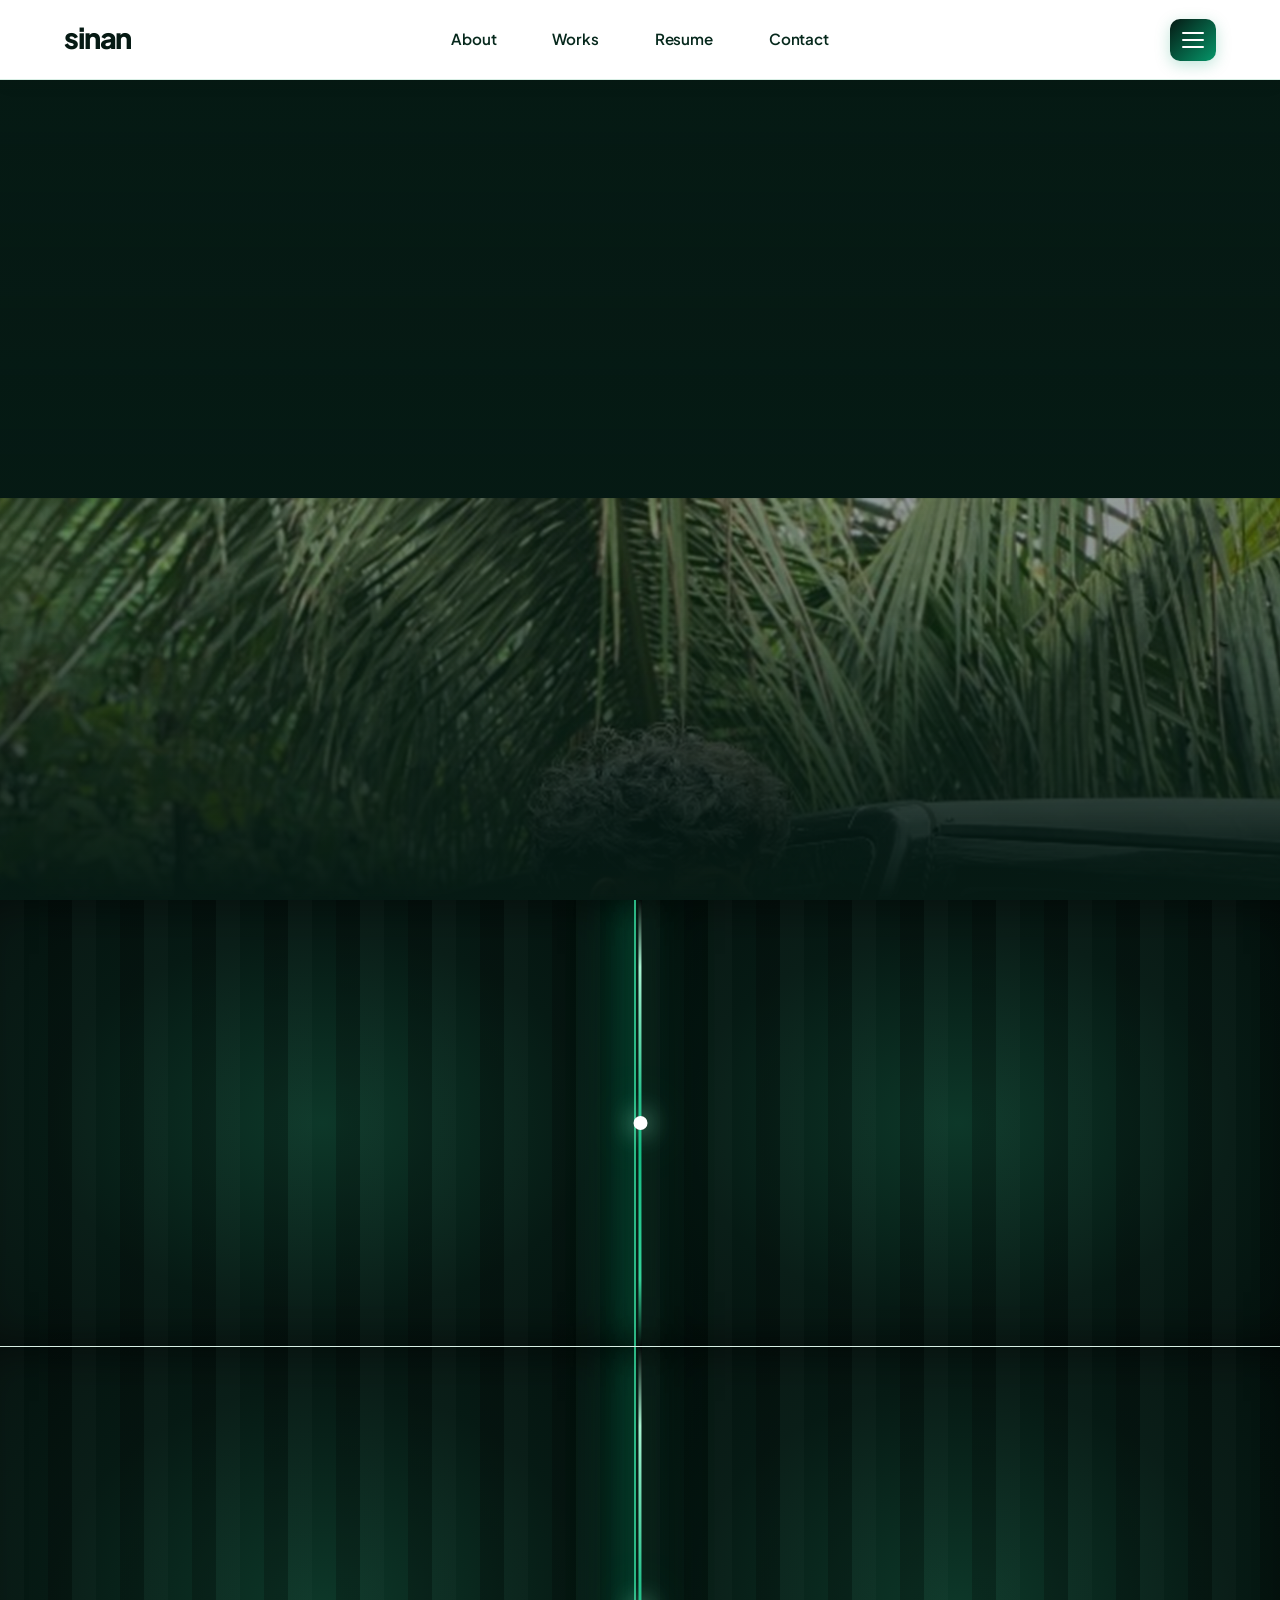
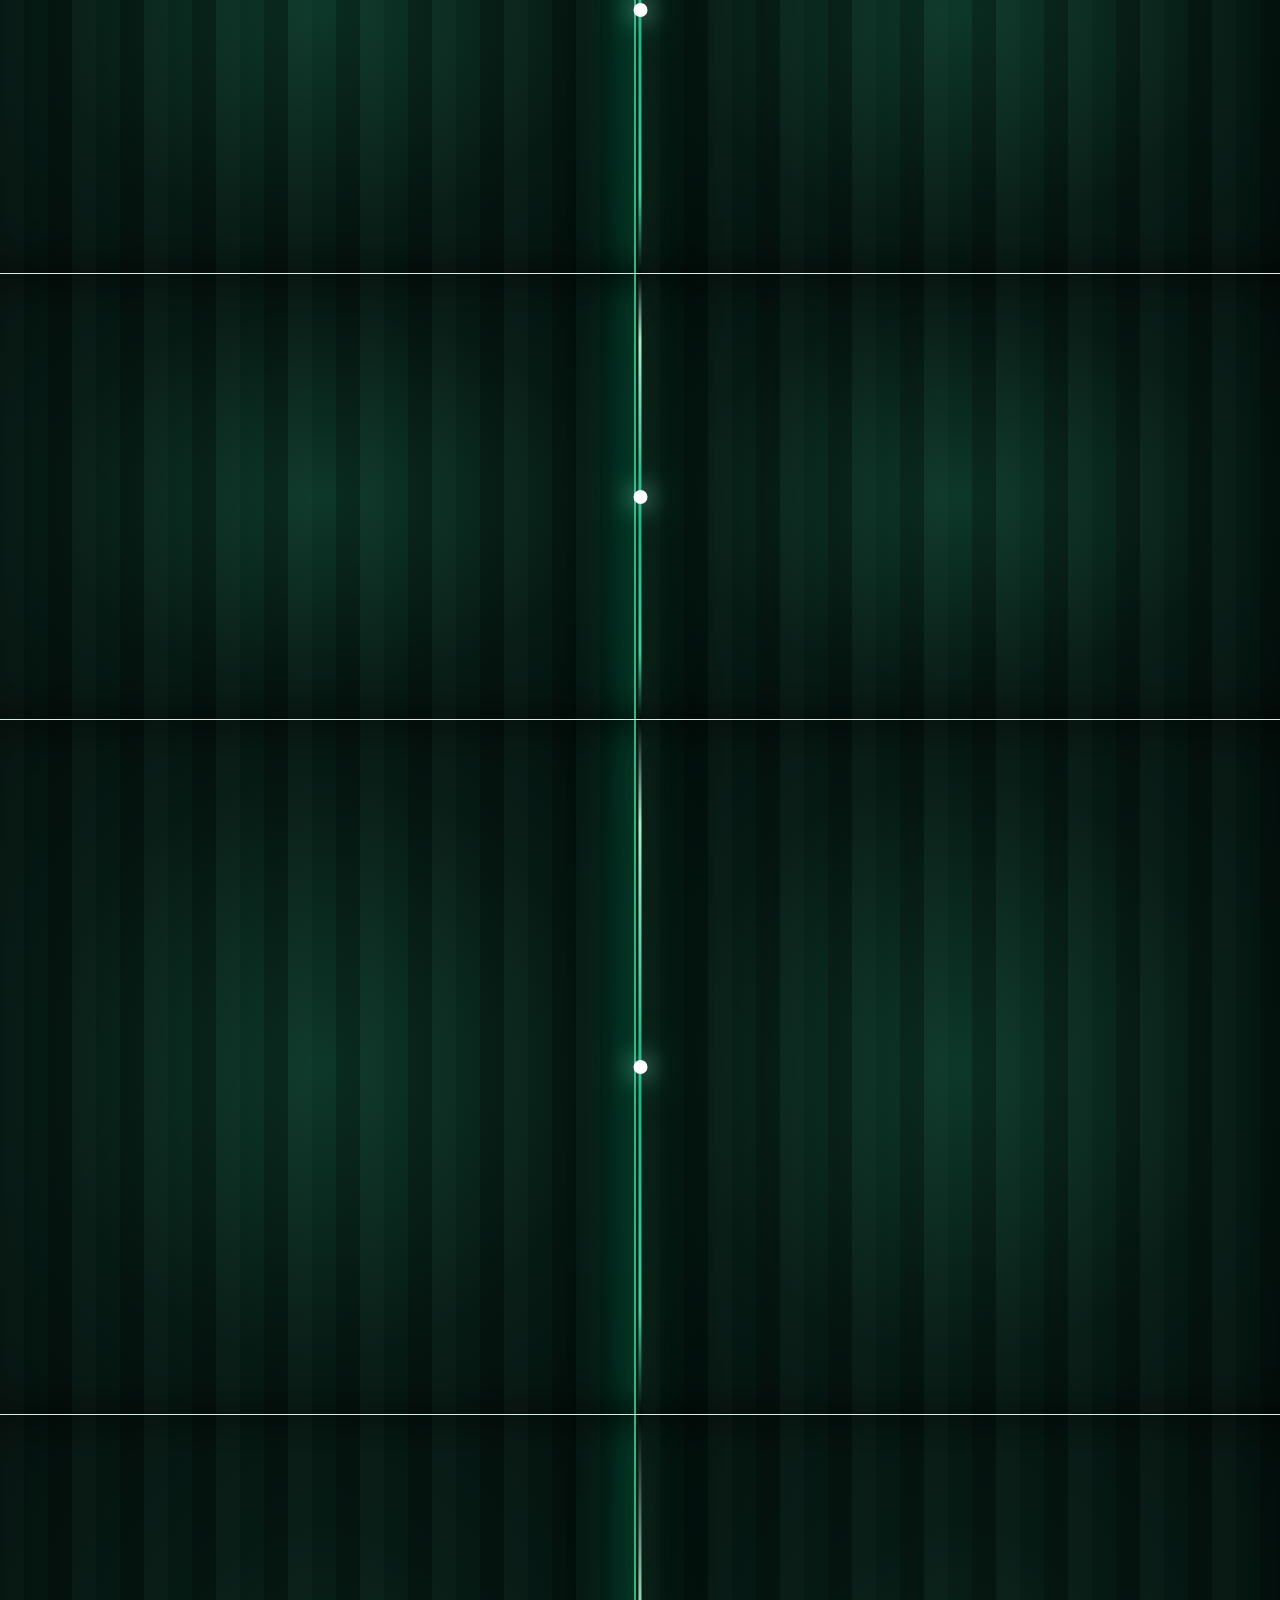
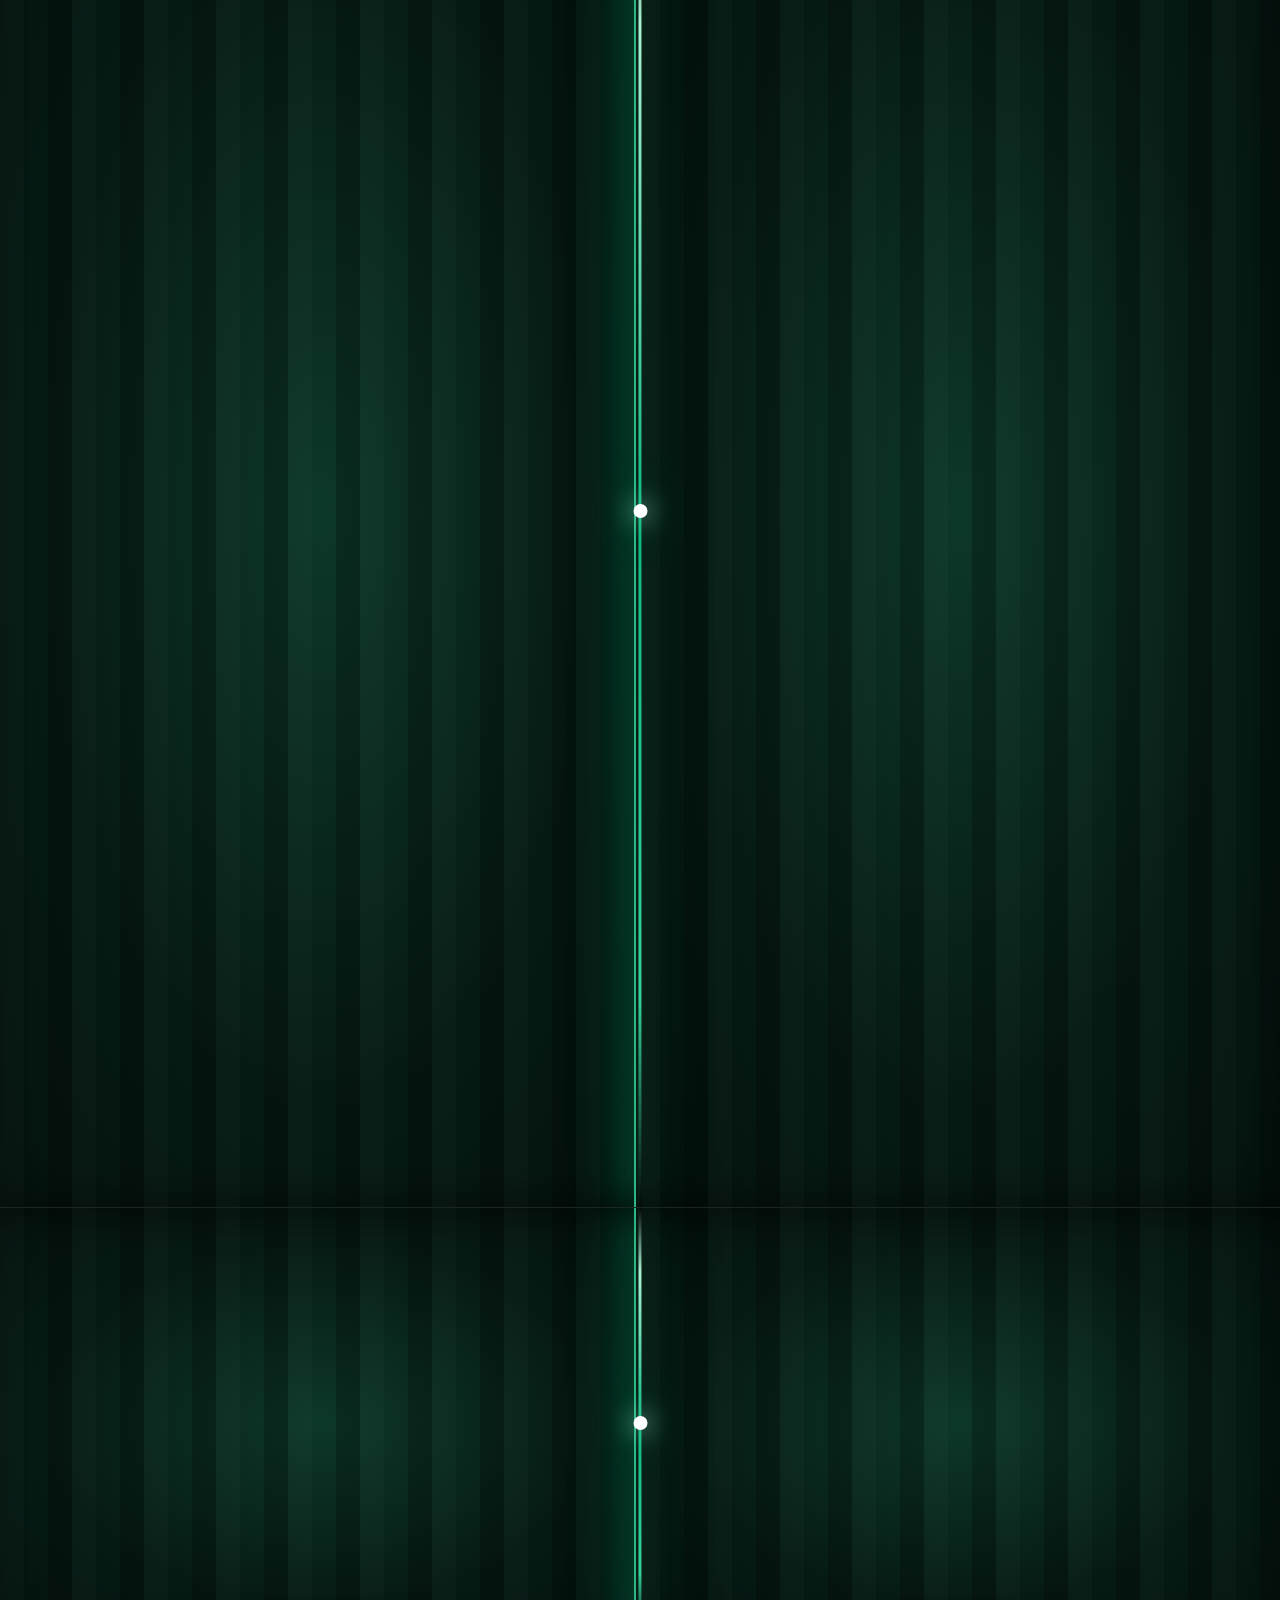
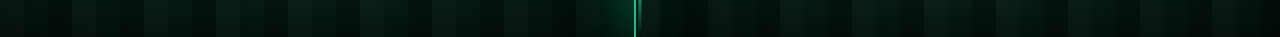
<file: index.html>
<!DOCTYPE html>
<html lang="en">

<head>
    <meta charset="UTF-8" />
    <meta name="viewport" content="width=device-width, initial-scale=1.0" />
    <title>Mumajjad Sinan EK | Captain & Site Manager</title>

    <link rel="stylesheet" href="norell-style.css" />
    <link rel="preconnect" href="https://fonts.googleapis.com" />
    <link rel="preconnect" href="https://fonts.gstatic.com" crossorigin />
    <link
        href="https://fonts.googleapis.com/css2?family=Plus+Jakarta+Sans:wght@400;500;600;700;800&family=Inter:wght@400;500;600;700;800;900&display=swap"
        rel="stylesheet" />
</head>

<body>

    <!-- Preloader -->
    <div class="preloader" id="preloader">

        <div class="preloader-content">
            <h2 class="welcome-text">Welcome to</h2>
            <h1 class="portfolio-text">Sinan Portfolio</h1>
        </div>
    </div>

    <!-- Header (Norell Exact Match) -->
    <header class="norell-header">
        <div class="norell-logo">
            <a href="#home">sinan</a>
        </div>
        <nav class="norell-nav">
            <a href="#profile">About</a>
            <a href="#experience">Works</a>
            <a href="#resume">Resume</a>
            <a href="#contact">Contact</a>
        </nav>
        <button class="norell-menu-btn" aria-label="Menu">
            <span class="line"></span>
            <span class="line"></span>
            <span class="line"></span>
        </button>
    </header>

    <!-- Banner -->
    <section class="norell-banner-section slide-section" id="home" data-slide-index="1" data-slide-name="Home">
        <div class="parallax-model-bg"></div>
        <div class="banner-overlay"></div>
        <div class="banner-content">
            <h1 class="huge-brand-text">Sinan</h1>
        </div>
        <!-- Banner Quick Direct Contact Dock (WhatsApp & Call) -->
        <div class="banner-contact-dock" aria-label="Direct Contact">
            <a href="https://wa.me/916238973300" target="_blank" rel="noopener noreferrer"
                class="banner-dock-btn whatsapp" aria-label="Chat on WhatsApp">
                <svg viewBox="0 0 24 24" width="22" height="22" fill="currentColor">
                    <path
                        d="M12.04 2C6.58 2 2.13 6.45 2.13 11.91C2.13 13.66 2.59 15.36 3.45 16.86L2.05 22L7.3 20.62C8.75 21.41 10.38 21.83 12.04 21.83C17.5 21.83 21.95 17.38 21.95 11.92C21.95 9.27 20.92 6.78 19.05 4.91C17.18 3.03 14.69 2 12.04 2ZM12.05 20.15C10.56 20.15 9.1 19.75 7.82 19L7.52 18.82L4.41 19.64L5.24 16.61L5.04 16.3C4.22 14.99 3.79 13.47 3.79 11.91C3.79 7.37 7.49 3.67 12.04 3.67C14.25 3.67 16.31 4.53 17.87 6.09C19.42 7.65 20.28 9.72 20.28 11.92C20.28 16.46 16.58 20.15 12.05 20.15ZM16.57 14.36C16.32 14.24 15.1 13.64 14.88 13.56C14.65 13.47 14.49 13.43 14.32 13.68C14.15 13.93 13.67 14.49 13.52 14.66C13.38 14.82 13.23 14.84 12.98 14.72C12.74 14.6 11.94 14.34 11 13.5C10.26 12.84 9.77 12.03 9.62 11.78C9.48 11.53 9.61 11.4 9.73 11.28C9.84 11.17 9.98 10.99 10.1 10.84C10.23 10.7 10.27 10.59 10.35 10.43C10.43 10.26 10.39 10.12 10.33 10C10.27 9.88 9.78 8.68 9.58 8.18C9.38 7.7 9.18 7.76 9.03 7.75C8.89 7.75 8.72 7.75 8.56 7.75C8.39 7.75 8.12 7.81 7.89 8.06C7.66 8.31 7.02 8.91 7.02 10.12C7.02 11.34 7.91 12.51 8.03 12.67C8.16 12.84 9.77 15.32 12.24 16.39C12.83 16.64 13.28 16.79 13.64 16.91C14.23 17.1 14.77 17.07 15.2 17C15.68 16.93 16.67 16.4 16.88 15.82C17.08 15.24 17.08 14.74 17.02 14.64C16.96 14.54 16.81 14.48 16.57 14.36Z" />
                </svg>
                <span class="dock-tooltip">WhatsApp (+91 6238973300)</span>
            </a>

            <a href="tel:6238973300" class="banner-dock-btn call" aria-label="Call Sinan">
                <svg viewBox="0 0 24 24" width="20" height="20" fill="none" stroke="currentColor" stroke-width="2.2"
                    stroke-linecap="round" stroke-linejoin="round">
                    <path
                        d="M22 16.92v3a2 2 0 0 1-2.18 2 19.79 19.79 0 0 1-8.63-3.07 19.5 19.5 0 0 1-6-6 19.79 19.79 0 0 1-3.07-8.67A2 2 0 0 1 4.11 2h3a2 2 0 0 1 2 1.72 12.84 12.84 0 0 0 .7 2.81 2 2 0 0 1-.45 2.11L8.09 9.91a16 16 0 0 0 6 6l1.27-1.27a2 2 0 0 1 2.11-.45 12.84 12.84 0 0 0 2.81.7A2 2 0 0 1 22 16.92z" />
                </svg>
                <span class="dock-tooltip">Call (6238973300)</span>
            </a>
        </div>

        <a href="#profile" class="banner-next-slide" aria-label="Next Slide">
            <span>Next Slide</span>
            <svg width="18" height="18" viewBox="0 0 24 24" fill="none" stroke="currentColor" stroke-width="2.5">
                <path d="M7 13l5 5 5-5M7 6l5 5 5-5" />
            </svg>
        </a>
    </section>

    <!-- Profile Section -->
    <section class="minimal-section slide-section" id="profile" data-slide-index="2" data-slide-name="Profile">
        <div class="section-title reveal">Profile</div>
        <p class="huge-profile-text reveal">
            <span class="highlight">Mumajjad Sinan EK</span> — Captain & Site Manager. <span class="grey">3+ years
                driving
                high-standard event operations, team leadership, and client satisfaction.</span>
        </p>
    </section>

    <!-- Work Experience Section -->
    <section class="minimal-section dark-section slide-section" id="experience" data-slide-index="3"
        data-slide-name="Experience">
        <div class="section-title reveal">Experience</div>

        <ul class="exp-list">
            <li class="exp-item reveal">
                <div class="exp-title-group">
                    <h3 class="exp-role">Captain & Site Manager</h3>
                    <p class="exp-company">Elegant Event Management</p>
                </div>
                <div class="exp-details">
                    <p>Directing on-site operations, supervising crew members, and managing guest relationships for
                        flawless event
                        delivery.</p>
                </div>
                <div class="exp-date">2026 - Present</div>
            </li>
        </ul>
    </section>

    <!-- Career Objective Section -->
    <section class="minimal-section slide-section" id="objective" data-slide-index="4" data-slide-name="Objective">
        <div class="section-title reveal">Objective</div>
        <p class="huge-profile-text reveal" style="max-width: 1050px;">
            Delivering excellence through <span class="highlight">decisive management</span> and <span
                class="grey">flawless
                on-site execution.</span>
        </p>
    </section>

    <!-- Skills & Education Section -->
    <section class="minimal-section dark-section slide-section" id="skills" data-slide-index="5"
        data-slide-name="Skills">
        <div class="section-title reveal">Competencies & Education</div>

        <div class="skills-grid">
            <div class="skill-block reveal">
                <h3>Expertise</h3>
                <ul>
                    <li>Site Management & Operations</li>
                    <li>Team Leadership & Delegation</li>
                    <li>Client Relationship Management</li>
                    <li>Event Planning & Logistics</li>
                </ul>
            </div>

            <div class="skill-block reveal">
                <h3>Education</h3>
                <ul>
                    <li><strong>BCA (Computer Applications)</strong><br><span class="grey">Calicut University • 2023 -
                            2026</span>
                    </li>
                    <li><strong>Higher Secondary (Computer Commerce)</strong><br><span class="grey">GHSS Pandikkad •
                            2021 -
                            2022</span></li>
                </ul>
            </div>

            <div class="skill-block reveal">
                <h3>Languages</h3>
                <ul>
                    <li>English <span class="grey">• Fluent</span></li>
                    <li>Malayalam <span class="grey">• Native</span></li>
                    <li>Arabic <span class="grey">• Working</span></li>
                </ul>
            </div>
        </div>
    </section>

    <!-- Curriculum Vitae Section (Standard Minimalist Layout) -->
    <section class="cv-section slide-section" id="resume" data-slide-index="6" data-slide-name="Resume">
        <div class="section-title reveal">Curriculum Vitae</div>

        <p class="huge-profile-text reveal" style="max-width: 1050px;">
            Verified record of <span class="highlight">event management leadership</span>, academic qualifications, and
            <span class="grey">operational execution across Kerala.</span>
        </p>

        <ul class="cv-table">
            <li class="cv-row reveal">
                <span class="cv-category">Experience</span>
                <div class="cv-info">
                    <strong>Captain & Site Manager</strong>
                    <p>Elegant Event Management • Supervising on-site crew, workflow & VIP client hospitality</p>
                </div>
                <span class="cv-meta">2026 - Present</span>
            </li>

            <li class="cv-row reveal">
                <span class="cv-category">Education</span>
                <div class="cv-info">
                    <strong>Bachelor of Computer Applications (BCA)</strong>
                    <p>Calicut University • Technical problem-solving, project organization & analytical skills</p>
                </div>
                <span class="cv-meta">2023 - 2026</span>
            </li>

            <li class="cv-row reveal">
                <span class="cv-category">Education</span>
                <div class="cv-info">
                    <strong>Higher Secondary (Computer Commerce)</strong>
                    <p>GHSS Pandikkad • Foundational management, accounting & commerce</p>
                </div>
                <span class="cv-meta">2021 - 2022</span>
            </li>

            <li class="cv-row reveal">
                <span class="cv-category">Specialization</span>
                <div class="cv-info">
                    <strong>Site Management & Operational Supervision</strong>
                    <p>Team Leadership • Client Relations • Event Logistics • Crowd & Stage Flow Control</p>
                </div>
                <span class="cv-meta">Core Focus</span>
            </li>

            <li class="cv-row reveal">
                <span class="cv-category">Languages</span>
                <div class="cv-info">
                    <strong>Multilingual Communication</strong>
                    <p>English (Fluent) • Malayalam (Native) • Arabic (Working Proficiency)</p>
                </div>
                <span class="cv-meta">Proficiency</span>
            </li>
        </ul>

        <!-- Standard CV Action Banner -->
        <div class="cv-action-banner reveal">
            <div class="cv-action-text">
                <h3>Official Curriculum Vitae</h3>
                <p>Complete verified document with full project history and credentials</p>
            </div>
            <div class="cv-buttons">
                <a href="assets/sinan-resume.pdf" target="_blank" class="cv-btn primary">
                    <svg width="18" height="18" viewBox="0 0 24 24" fill="none" stroke="currentColor" stroke-width="2">
                        <path d="M21 15v4a2 2 0 0 1-2 2H5a2 2 0 0 1-2-2v-4"></path>
                        <polyline points="7 10 12 15 17 10"></polyline>
                        <line x1="12" y1="15" x2="12" y2="3"></line>
                    </svg>
                    Download PDF CV
                </a>
                <a href="resume.html" target="_blank" class="cv-btn secondary">
                    <svg width="18" height="18" viewBox="0 0 24 24" fill="none" stroke="currentColor" stroke-width="2">
                        <path d="M18 13v6a2 2 0 0 1-2 2H5a2 2 0 0 1-2-2V8a2 2 0 0 1 2-2h6"></path>
                        <polyline points="15 3 21 3 21 9"></polyline>
                        <line x1="10" y1="14" x2="21" y2="3"></line>
                    </svg>
                    View Fullscreen
                </a>
            </div>
        </div>
    </section>

    <!-- Contact Footer -->
    <footer class="minimal-footer slide-section" id="contact" data-slide-index="7" data-slide-name="Contact">
        <div class="footer-cta reveal">
            <p>Let's Collaborate</p>
            <a href="tel:6238973300" class="huge-footer-link">6238973300</a>
        </div>

        <div class="footer-bottom reveal">
            <div class="copyright">© 2026 Mumajjad Sinan EK. All rights reserved.</div>
            <div class="footer-links">
                <a href="mailto:Mumajjadsinan2@gmail.com">Email</a>
                <a href="https://wa.me/916238973300" target="_blank">WhatsApp</a>
                <a href="resume.html" target="_blank">Resume PDF</a>
            </div>
        </div>
    </footer>


    <script>
        document.addEventListener("DOMContentLoaded", () => {
            // 1. Initialize Theatrical Curtain Overlay on Every Slide
            const slideSections = Array.from(document.querySelectorAll('.slide-section'));

            slideSections.forEach((slide) => {
                if (!slide.querySelector('.curtain-overlay')) {
                    const curtain = document.createElement('div');
                    curtain.className = 'curtain-overlay';
                    curtain.setAttribute('aria-hidden', 'true');
                    curtain.innerHTML = `
            <div class="curtain-panel curtain-left">
              <div class="curtain-sheen"></div>
            </div>
            <div class="curtain-panel curtain-right">
              <div class="curtain-sheen"></div>
            </div>
            <div class="curtain-seam">
              <div class="curtain-spark"></div>
            </div>
          `;
                    slide.prepend(curtain);
                }
            });

            // 2. Preloader & Home Slide Curtain Reveal
            document.body.classList.add("no-scroll");
            setTimeout(() => {
                const preloader = document.getElementById("preloader");
                if (preloader) preloader.classList.add("hidden");

                setTimeout(() => {
                    document.body.classList.remove("no-scroll");
                    const homeSlide = document.getElementById("home");
                    if (homeSlide) {
                        homeSlide.classList.add("curtain-revealed");
                        homeSlide.classList.add("slide-active");
                        homeSlide.querySelectorAll('.reveal').forEach(el => el.classList.add('active'));
                    }
                    updateSlidesOnScroll();
                }, 400);
            }, 1900);

            // 3. Track Current Active Slide Index
            let currentActiveSlideIdx = 1;

            function updateSlideTracker(slideIndex) {
                currentActiveSlideIdx = slideIndex;
            }

            // Helper functions to open and close slide curtains
            function openSlideCurtain(slide) {
                if (!slide.classList.contains('curtain-revealed')) {
                    slide.classList.add('curtain-revealed');
                    slide.classList.add('slide-active');
                    slide.querySelectorAll('.reveal').forEach(el => el.classList.add('active'));
                }
            }

            function closeSlideCurtain(slide) {
                // Never close home slide once initial reveal is complete
                if (slide.id === 'home') return;

                if (slide.classList.contains('curtain-revealed')) {
                    slide.classList.remove('curtain-revealed');
                    slide.classList.remove('slide-active');
                    slide.querySelectorAll('.reveal').forEach(el => el.classList.remove('active'));
                }
            }

            // 4. Oro Slide Scroll Down Chymbo Open & Scroll Back Chymbo Close Avunna System
            let lastScrollY = window.pageYOffset || window.scrollY;
            let scrollDirection = 'down'; // 'down' | 'up'
            let isTicking = false;

            function updateSlidesOnScroll() {
                const vh = window.innerHeight;
                let mostVisibleSlideIdx = 1;
                let maxVisibleArea = -1;

                slideSections.forEach((slide) => {
                    const slideIdx = parseInt(slide.getAttribute('data-slide-index')) || 1;
                    const rect = slide.getBoundingClientRect();
                    const visibleHeight = Math.max(0, Math.min(rect.bottom, vh) - Math.max(rect.top, 0));

                    if (visibleHeight > maxVisibleArea) {
                        maxVisibleArea = visibleHeight;
                        mostVisibleSlideIdx = slideIdx;
                    }

                    if (slide.id === 'home') {
                        return;
                    }

                    // A. SCROLL DOWN:
                    // As slide enters view from bottom (rect.top <= vh * 0.82), curtain reveals open!
                    if (scrollDirection === 'down') {
                        if (rect.top <= vh * 0.82 && rect.bottom >= 40) {
                            openSlideCurtain(slide);
                        }
                    }
                    // B. SCROLL BACK (UP):
                    // When slide is moving down towards the bottom (rect.top > vh * 0.28), opened curtain closes!
                    else if (scrollDirection === 'up') {
                        if (rect.top > vh * 0.28) {
                            closeSlideCurtain(slide);
                        } else if (rect.top <= vh * 0.28 && rect.bottom >= 60) {
                            openSlideCurtain(slide);
                        }
                    }

                    // C. Off-screen reset: When slide is completely below viewport, guarantee it is closed
                    if (rect.top >= vh + 30) {
                        closeSlideCurtain(slide);
                    }
                });

                updateSlideTracker(mostVisibleSlideIdx);
            }

            function handleScroll() {
                const currentScrollY = window.pageYOffset || window.scrollY;
                const diff = currentScrollY - lastScrollY;

                if (Math.abs(diff) >= 1) {
                    scrollDirection = diff > 0 ? 'down' : 'up';
                    lastScrollY = currentScrollY;
                }

                if (!isTicking) {
                    window.requestAnimationFrame(() => {
                        updateSlidesOnScroll();
                        isTicking = false;
                    });
                    isTicking = true;
                }
            }

            window.addEventListener('scroll', handleScroll, { passive: true });

            // Immediate wheel listener to detect scroll direction on very first tick
            window.addEventListener('wheel', (e) => {
                if (e.deltaY > 0) {
                    scrollDirection = 'down';
                } else if (e.deltaY < 0) {
                    scrollDirection = 'up';
                }
            }, { passive: true });

            // Immediate touch listener for mobile/trackpad swipe
            let touchStartY = 0;
            window.addEventListener('touchstart', (e) => {
                if (e.touches.length > 0) {
                    touchStartY = e.touches[0].clientY;
                }
            }, { passive: true });

            window.addEventListener('touchmove', (e) => {
                if (e.touches.length > 0) {
                    const touchY = e.touches[0].clientY;
                    if (touchY < touchStartY - 2) {
                        scrollDirection = 'down';
                    } else if (touchY > touchStartY + 2) {
                        scrollDirection = 'up';
                    }
                    touchStartY = touchY;
                }
            }, { passive: true });

            // 5. Header Navigation Links
            document.querySelectorAll('.norell-nav a').forEach(navLink => {
                navLink.addEventListener('click', (e) => {
                    const targetId = navLink.getAttribute('href');
                    if (targetId && targetId.startsWith('#')) {
                        const targetEl = document.querySelector(targetId);
                        if (targetEl) {
                            e.preventDefault();
                            const targetIdx = parseInt(targetEl.getAttribute('data-slide-index')) || 1;
                            scrollDirection = targetIdx >= currentActiveSlideIdx ? 'down' : 'up';

                            targetEl.scrollIntoView({ behavior: 'smooth', block: 'start' });
                        }
                    }
                });
            });

            // Banner "Next Slide" link
            const bannerNextBtn = document.querySelector('.banner-next-slide');
            if (bannerNextBtn) {
                bannerNextBtn.addEventListener('click', (e) => {
                    e.preventDefault();
                    scrollDirection = 'down';
                    const profileEl = document.getElementById('profile');
                    if (profileEl) {
                        profileEl.scrollIntoView({ behavior: 'smooth', block: 'start' });
                    }
                });
            }

            // 6. Keyboard Slide Navigation (ArrowDown / ArrowUp / PageDown / PageUp)
            window.addEventListener('keydown', (e) => {
                if (['ArrowDown', 'ArrowUp', 'PageDown', 'PageUp'].includes(e.key)) {
                    if (['INPUT', 'TEXTAREA', 'SELECT'].includes(document.activeElement.tagName)) return;

                    let nextIdx = currentActiveSlideIdx;
                    if (e.key === 'ArrowDown' || e.key === 'PageDown') {
                        nextIdx = Math.min(slideSections.length, currentActiveSlideIdx + 1);
                        scrollDirection = 'down';
                    } else if (e.key === 'ArrowUp' || e.key === 'PageUp') {
                        nextIdx = Math.max(1, currentActiveSlideIdx - 1);
                        scrollDirection = 'up';
                    }

                    if (nextIdx !== currentActiveSlideIdx) {
                        e.preventDefault();
                        const targetSlide = slideSections[nextIdx - 1];
                        if (targetSlide) {
                            targetSlide.scrollIntoView({ behavior: 'smooth', block: 'start' });
                        }
                    }
                }
            });
        });

        // 7. Buttery Smooth Lerp Parallax Animation for Banner
        let targetY = 0;
        let currentY = 0;
        const ease = 0.08;

        const bg = document.querySelector('.parallax-model-bg');
        const bannerContent = document.querySelector('.banner-content');
        const bannerDock = document.querySelector('.banner-contact-dock');

        window.addEventListener('scroll', () => {
            targetY = window.pageYOffset || window.scrollY;
        }, { passive: true });

        function smoothParallaxLoop() {
            currentY += (targetY - currentY) * ease;

            if (bg) {
                bg.style.transform = `translate3d(0, ${(currentY * 0.38).toFixed(2)}px, 0)`;
            }
            if (bannerContent) {
                bannerContent.style.transform = `translate3d(0, ${(currentY * 0.16).toFixed(2)}px, 0)`;
                const opacity = Math.max(0, 1 - currentY / 650);
                bannerContent.style.opacity = opacity.toFixed(3);
            }
            if (bannerDock) {
                const dockOpacity = Math.max(0, 1 - currentY / 550);
                bannerDock.style.opacity = dockOpacity.toFixed(3);
                bannerDock.style.pointerEvents = dockOpacity < 0.15 ? 'none' : 'auto';
            }

            requestAnimationFrame(smoothParallaxLoop);
        }
        requestAnimationFrame(smoothParallaxLoop);

        // 8. Mobile Navigation Toggle
        const menuBtn = document.querySelector('.norell-menu-btn');
        const navMenu = document.querySelector('.norell-nav');
        if (menuBtn && navMenu) {
            menuBtn.addEventListener('click', () => {
                navMenu.classList.toggle('mobile-active');
            });
            navMenu.querySelectorAll('a').forEach(link => {
                link.addEventListener('click', () => {
                    navMenu.classList.remove('mobile-active');
                });
            });
        }
    </script>
</body>

</html>
</file>
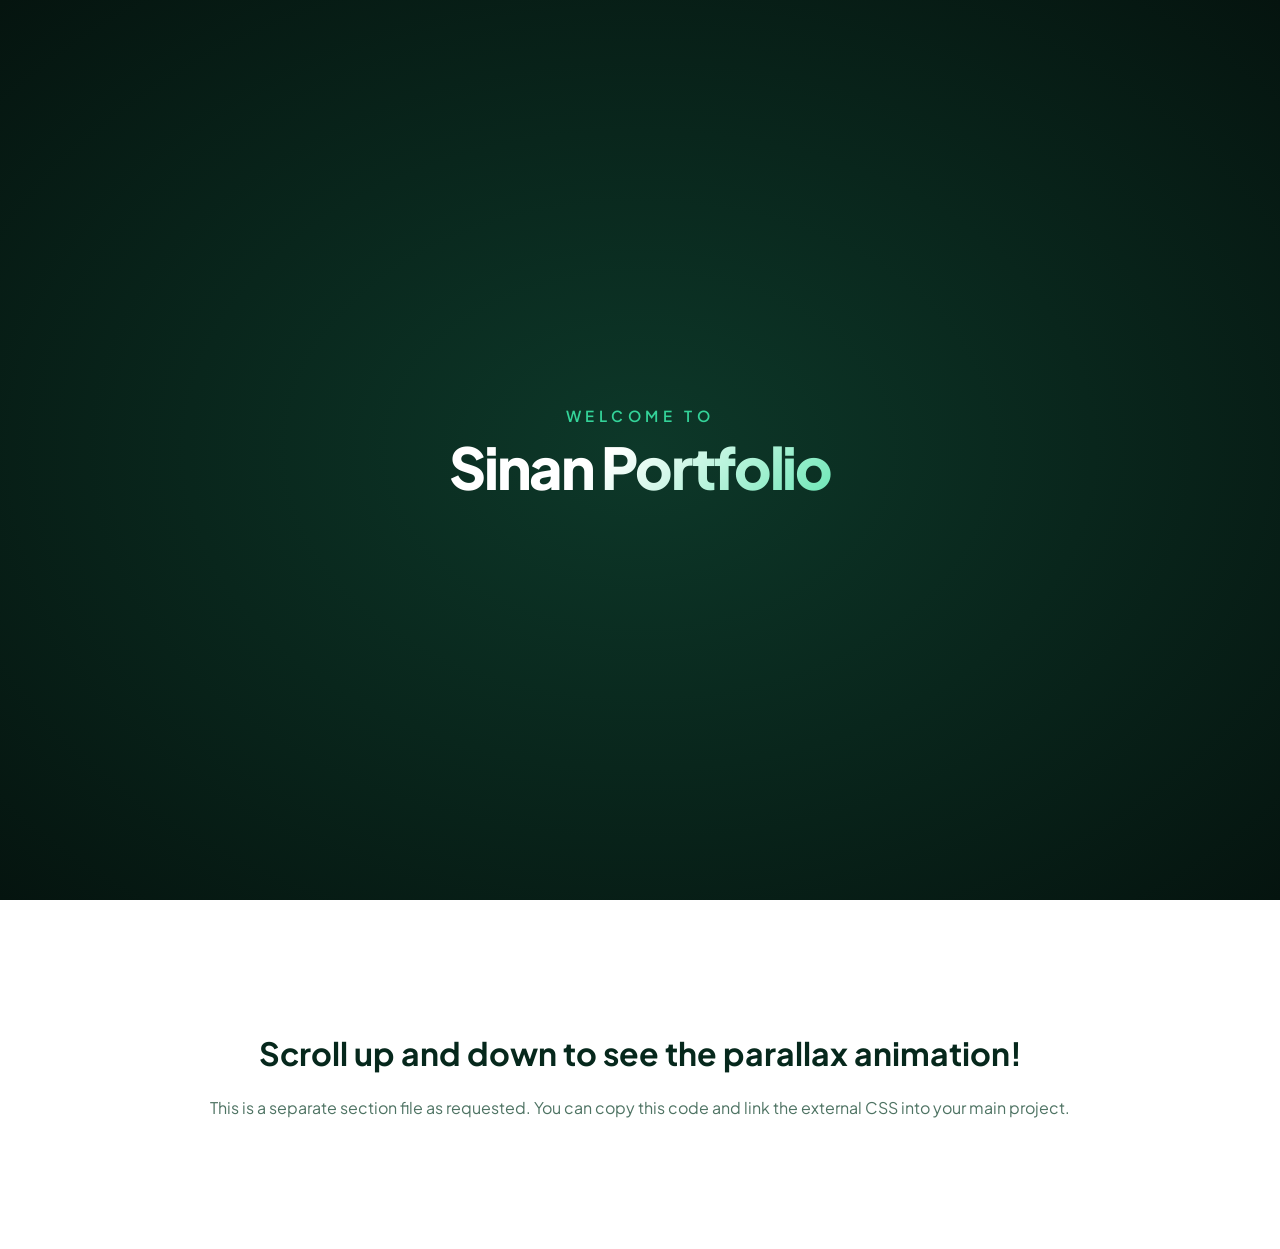
<file: norell-section.html>
<!DOCTYPE html>
<html lang="en">

<head>
  <meta charset="UTF-8">
  <meta name="viewport" content="width=device-width, initial-scale=1.0">
  <title>sinan ek portfolio</title>

  <!-- External CSS -->
  <link rel="stylesheet" href="norell-style.css">

  <!-- Fonts -->
  <link rel="preconnect" href="https://fonts.googleapis.com">
  <link rel="preconnect" href="https://fonts.gstatic.com" crossorigin>
  <link href="https://fonts.googleapis.com/css2?family=Plus+Jakarta+Sans:wght@400;500;600;700;800&family=Inter:wght@400;500;600;700;800&display=swap" rel="stylesheet">
</head>

<body>

  <!-- Preloader / Welcome Animation -->
  <div class="preloader" id="preloader">
    <div class="preloader-content">
      <h2 class="welcome-text">Welcome to</h2>
      <h1 class="portfolio-text">Sinan Portfolio</h1>
    </div>
  </div>

  <!-- 1. Header Section (Norell Exact Match) -->
  <header class="norell-header">
    <div class="norell-logo">
      <a href="#home">sinan<span class="trademark">®</span></a>
    </div>

    <nav class="norell-nav">
      <a href="#about">About</a>
      <a href="#works">Works</a>
      <a href="assets/sinan-resume.pdf" target="_blank">Resume</a>
      <a href="#contact">Contact</a>
    </nav>

    <button class="norell-menu-btn" aria-label="Toggle Menu">
      <span class="line"></span>
      <span class="line"></span>
      <span class="line"></span>
    </button>
  </header>

  <!-- 2. Parallax Banner Section -->
  <section class="norell-banner-section">
    <!-- Background Image with Parallax -->
    <div class="parallax-model-bg"></div>

    <!-- Giant Text -->
    <div class="banner-content">
      <h1 class="huge-brand-text">
        Sinan
        <!-- Floating circled R trademark -->
        <span class="huge-trademark">®</span>
      </h1>
    </div>
  </section>

  <!-- Scroll space to demonstrate parallax -->
  <section class="dummy-scroll-section">
    <h2>Scroll up and down to see the parallax animation!</h2>
    <p>This is a separate section file as requested. You can copy this code and link the external CSS into your main
      project.</p>
  </section>

  <!-- Scripts -->
  <script>
    // Preloader Logic
    document.addEventListener("DOMContentLoaded", () => {
      document.body.classList.add("no-scroll");
      
      setTimeout(() => {
        const preloader = document.getElementById("preloader");
        if(preloader) {
          preloader.classList.add("hidden");
        }
        
        setTimeout(() => {
          document.body.classList.remove("no-scroll");
        }, 1000); // Wait for fade transition
      }, 2500); // Display time before hiding
    });

    // Simple Parallax Script
    document.addEventListener("scroll", () => {
      const scrollPosition = window.pageYOffset;
      const parallaxBg = document.querySelector('.parallax-model-bg');
      const hugeText = document.querySelector('.huge-brand-text');

      // Move background down at a different speed for parallax effect
      if (parallaxBg) {
        parallaxBg.style.transform = `translateY(${scrollPosition * 0.4}px)`;
      }

      // Optional: slight parallax on text too for depth
      if (hugeText) {
        hugeText.style.transform = `translateY(${scrollPosition * 0.15}px)`;
      }
    });
  </script>
</body>

</html>
</file>
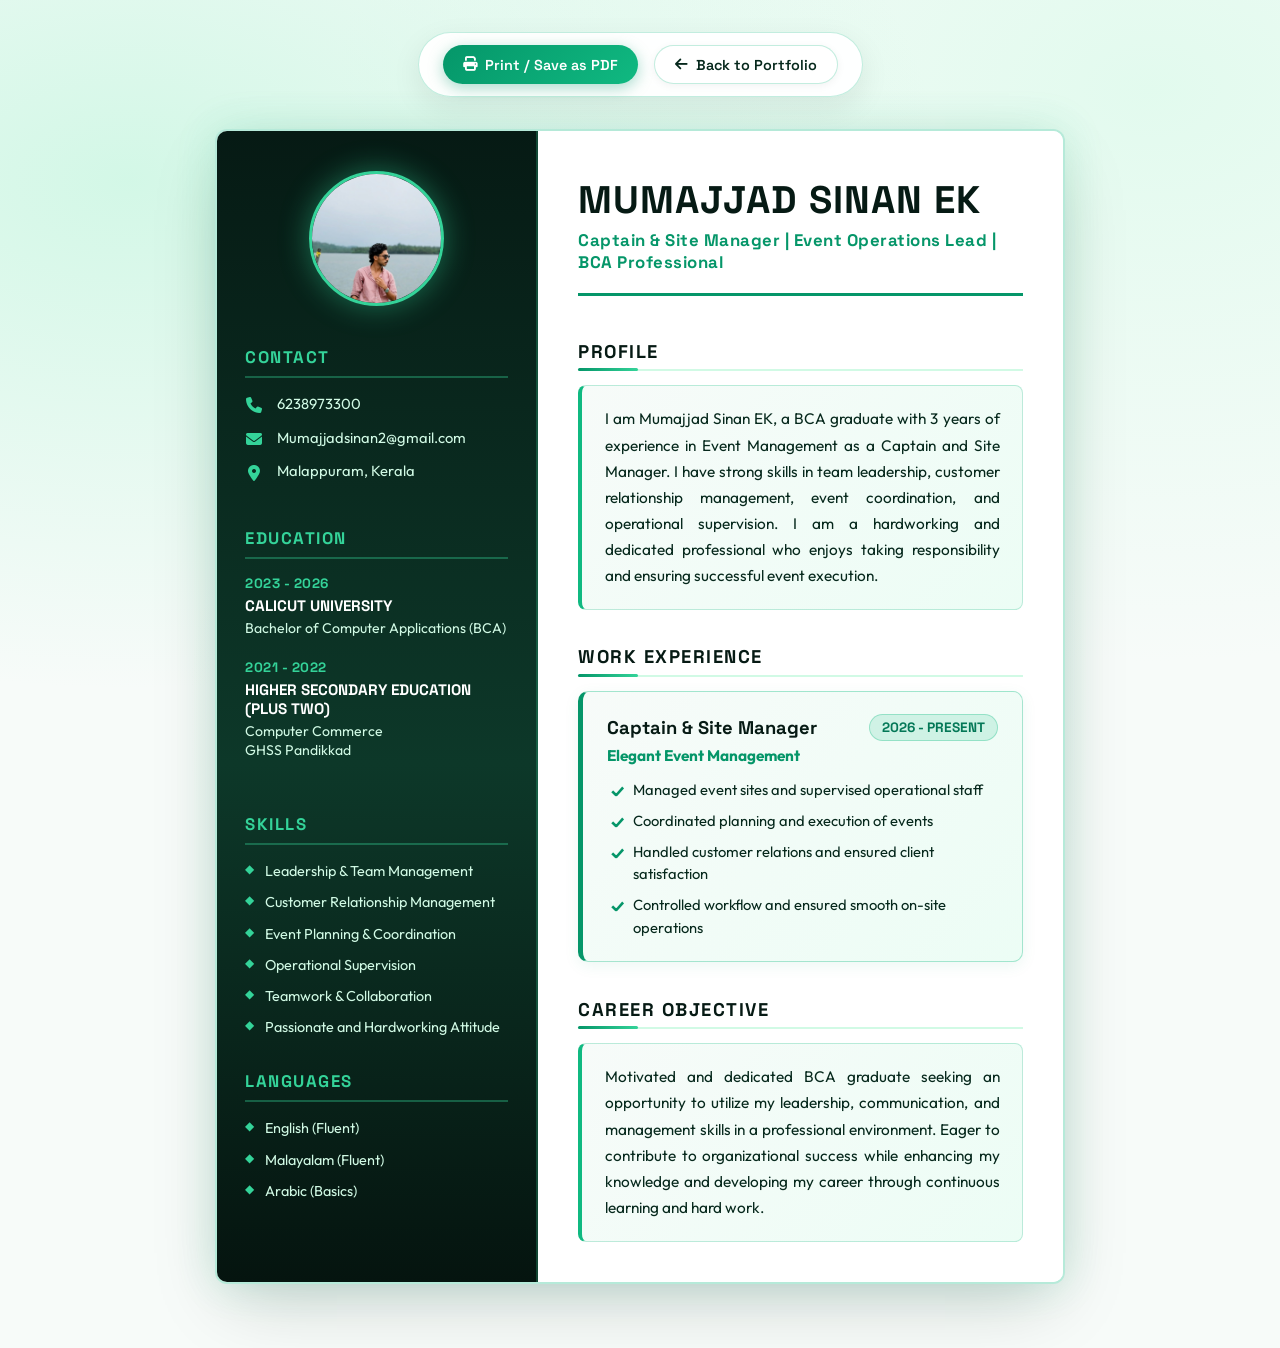
<file: resume.html>
<!DOCTYPE html>
<html lang="en">

<head>
  <meta charset="UTF-8" />
  <meta name="viewport" content="width=device-width, initial-scale=1.0" />
  <title>Resume - Mumajjad Sinan EK | Captain & Site Manager</title>
  <meta name="description" content="Resume of Mumajjad Sinan EK - Captain & Site Manager, BCA Graduate, Calicut University, Malappuram, Kerala" />
  <link rel="icon" type="image/jpeg" href="assets/images/avatar.jpg" />

  <!-- Google Fonts: Space Grotesk & Outfit -->
  <link rel="preconnect" href="https://fonts.googleapis.com" />
  <link rel="preconnect" href="https://fonts.gstatic.com" crossorigin />
  <link
    href="https://fonts.googleapis.com/css2?family=Outfit:wght@300;400;500;600;700;800&family=Space+Grotesk:wght@500;600;700;800&display=swap"
    rel="stylesheet" />

  <!-- Font Awesome Icons -->
  <link rel="stylesheet" href="https://cdnjs.cloudflare.com/ajax/libs/font-awesome/6.4.0/css/all.min.css" />

  <style>
    :root {
      --primary-navy: #061a14;
      --navy-dark: #05140f;
      --navy-light: #0d3829;
      --text-dark: #06281c;
      --text-muted: #4e7363;
      --accent-blue: #059669;
      --accent-cyan: #10b981;
      --sidebar-bg: linear-gradient(180deg, #061a14 0%, #0d3829 55%, #05140f 100%);
      --sidebar-text: #f0fdf4;
      --sidebar-sub: #d1fae5;
      --border-line: #d1fae5;
    }

    * {
      box-sizing: border-box;
      margin: 0;
      padding: 0;
    }

    body {
      font-family: 'Outfit', -apple-system, BlinkMacSystemFont, sans-serif;
      background-color: #f7fbf9;
      background-image: 
        radial-gradient(at 10% 20%, rgba(167, 243, 208, 0.45) 0px, transparent 50%),
        radial-gradient(at 90% 10%, rgba(209, 250, 229, 0.55) 0px, transparent 50%),
        radial-gradient(at 50% 80%, rgba(167, 243, 208, 0.35) 0px, transparent 50%);
      background-attachment: fixed;
      color: var(--text-dark);
      padding: 2rem 1rem 4rem;
      display: flex;
      flex-direction: column;
      align-items: center;
      min-height: 100vh;
    }

    /* Top Floating Action Bar */
    .action-bar {
      position: sticky;
      top: 1rem;
      z-index: 100;
      display: flex;
      gap: 1rem;
      margin-bottom: 2rem;
      background: rgba(255, 255, 255, 0.94);
      backdrop-filter: blur(16px);
      padding: 0.75rem 1.5rem;
      border-radius: 9999px;
      border: 1px solid rgba(16, 185, 129, 0.25);
      box-shadow: 0 10px 30px rgba(6, 26, 20, 0.08);
    }

    .action-btn {
      display: inline-flex;
      align-items: center;
      gap: 0.5rem;
      padding: 0.6rem 1.25rem;
      font-family: 'Space Grotesk', sans-serif;
      font-size: 0.9rem;
      font-weight: 600;
      border-radius: 9999px;
      border: none;
      cursor: pointer;
      text-decoration: none;
      transition: all 0.2s ease;
    }

    .btn-print {
      background: linear-gradient(135deg, #059669, #10b981);
      color: #ffffff;
      box-shadow: 0 4px 15px rgba(5, 150, 105, 0.35);
    }

    .btn-print:hover {
      transform: translateY(-2px);
      box-shadow: 0 6px 20px rgba(16, 185, 129, 0.5);
    }

    .btn-back {
      background: #ffffff;
      color: #06281c;
      border: 1px solid rgba(16, 185, 129, 0.25);
      box-shadow: 0 2px 8px rgba(6, 26, 20, 0.05);
    }

    .btn-back:hover {
      background: #059669;
      color: #ffffff;
      border-color: #059669;
      transform: translateY(-2px);
    }

    /* Resume Document Wrapper */
    .resume-sheet {
      width: 100%;
      max-width: 850px;
      min-height: 1100px;
      background: #ffffff;
      box-shadow: 0 25px 70px -15px rgba(6, 26, 20, 0.22), 0 0 40px rgba(52, 211, 153, 0.16);
      border: 2px solid rgba(16, 185, 129, 0.3);
      border-radius: 12px;
      overflow: hidden;
      display: flex;
    }

    /* Sidebar Column (Left) */
    .resume-sidebar {
      width: 38%;
      background: var(--sidebar-bg);
      color: var(--sidebar-text);
      padding: 2.5rem 1.75rem;
      display: flex;
      flex-direction: column;
      gap: 2rem;
      border-right: 2px solid rgba(52, 211, 153, 0.25);
    }

    .sidebar-avatar-container {
      display: flex;
      justify-content: center;
      margin-bottom: 0.5rem;
    }

    .sidebar-avatar {
      width: 135px;
      height: 135px;
      border-radius: 50%;
      object-fit: cover;
      object-position: center top;
      border: 3.5px solid #34d399;
      box-shadow: 0 0 30px rgba(52, 211, 153, 0.45);
    }

    .sidebar-section-title {
      font-family: 'Space Grotesk', sans-serif;
      font-size: 1.05rem;
      font-weight: 700;
      letter-spacing: 1.5px;
      text-transform: uppercase;
      color: #34d399;
      border-bottom: 2px solid rgba(52, 211, 153, 0.35);
      padding-bottom: 0.5rem;
      margin-bottom: 1rem;
    }

    .contact-item {
      display: flex;
      align-items: flex-start;
      gap: 0.85rem;
      margin-bottom: 0.9rem;
      font-size: 0.92rem;
      color: var(--sidebar-sub);
      word-break: break-word;
    }

    .contact-item i {
      color: #34d399;
      font-size: 1rem;
      margin-top: 0.2rem;
      width: 18px;
      text-align: center;
      flex-shrink: 0;
    }

    .contact-item a {
      color: inherit;
      text-decoration: none;
      transition: color 0.2s;
    }

    .contact-item a:hover {
      color: #6ee7b7;
      text-decoration: underline;
    }

    .education-item {
      margin-bottom: 1.25rem;
    }

    .edu-years {
      font-family: 'Space Grotesk', sans-serif;
      font-size: 0.85rem;
      font-weight: 700;
      color: #34d399;
      letter-spacing: 0.5px;
      margin-bottom: 0.25rem;
    }

    .edu-institution {
      font-family: 'Space Grotesk', sans-serif;
      font-size: 0.95rem;
      font-weight: 700;
      color: #ffffff;
      text-transform: uppercase;
      margin-bottom: 0.25rem;
    }

    .edu-degree {
      font-size: 0.88rem;
      color: var(--sidebar-sub);
      line-height: 1.4;
    }

    .sidebar-list {
      list-style: none;
      display: flex;
      flex-direction: column;
      gap: 0.65rem;
    }

    .sidebar-list li {
      position: relative;
      padding-left: 1.25rem;
      font-size: 0.9rem;
      color: var(--sidebar-sub);
      line-height: 1.45;
    }

    .sidebar-list li::before {
      content: '◆';
      position: absolute;
      left: 0;
      color: #34d399;
      font-size: 0.75rem;
      line-height: 1;
      top: 2px;
    }

    /* Main Content Column (Right) */
    .resume-main {
      width: 62%;
      padding: 3rem 2.5rem 2.5rem;
      display: flex;
      flex-direction: column;
      gap: 2.2rem;
      background: #ffffff;
    }

    .resume-name-block {
      border-bottom: 3px solid #059669;
      padding-bottom: 1.25rem;
      margin-bottom: 0.5rem;
    }

    .resume-name {
      font-family: 'Space Grotesk', sans-serif;
      font-size: 2.4rem;
      font-weight: 800;
      color: var(--primary-navy);
      letter-spacing: 1px;
      text-transform: uppercase;
      line-height: 1.1;
    }

    .resume-role-tag {
      font-family: 'Space Grotesk', sans-serif;
      font-size: 1.05rem;
      font-weight: 700;
      color: var(--accent-blue);
      letter-spacing: 0.5px;
      margin-top: 0.5rem;
    }

    .main-section-title {
      font-family: 'Space Grotesk', sans-serif;
      font-size: 1.15rem;
      font-weight: 800;
      color: var(--primary-navy);
      letter-spacing: 1.5px;
      text-transform: uppercase;
      border-bottom: 2px solid var(--border-line);
      padding-bottom: 0.4rem;
      margin-bottom: 0.9rem;
      position: relative;
    }

    .main-section-title::after {
      content: '';
      position: absolute;
      bottom: -2px;
      left: 0;
      width: 60px;
      height: 3px;
      background: linear-gradient(90deg, #059669, #34d399);
      border-radius: 9999px;
    }

    .section-paragraph {
      font-size: 0.96rem;
      color: var(--text-dark);
      line-height: 1.7;
      text-align: justify;
      background: linear-gradient(135deg, #f7fbf9 0%, #ecfdf5 100%);
      border: 1px solid rgba(16, 185, 129, 0.25);
      border-left: 4px solid #10b981;
      border-radius: 8px;
      padding: 1.25rem 1.4rem;
    }

    .exp-item {
      margin-top: 0.5rem;
      background: linear-gradient(135deg, #f7fbf9 0%, #ecfdf5 100%);
      border: 1px solid rgba(16, 185, 129, 0.35);
      border-left: 5px solid #059669;
      border-radius: 10px;
      padding: 1.35rem 1.5rem;
      box-shadow: 0 4px 15px rgba(5, 150, 105, 0.08);
    }

    .exp-header {
      display: flex;
      justify-content: space-between;
      align-items: center;
      flex-wrap: wrap;
      gap: 0.5rem;
      margin-bottom: 0.35rem;
    }

    .exp-role {
      font-family: 'Space Grotesk', sans-serif;
      font-size: 1.15rem;
      font-weight: 800;
      color: var(--primary-navy);
    }

    .exp-period {
      font-family: 'Space Grotesk', sans-serif;
      font-size: 0.85rem;
      font-weight: 700;
      color: #047857;
      background: rgba(16, 185, 129, 0.15);
      border: 1px solid rgba(16, 185, 129, 0.3);
      padding: 0.25rem 0.75rem;
      border-radius: 9999px;
    }

    .exp-company {
      font-size: 0.96rem;
      font-weight: 700;
      color: #059669;
      margin-bottom: 0.85rem;
    }

    .exp-bullets {
      list-style: none;
      display: flex;
      flex-direction: column;
      gap: 0.5rem;
      padding-left: 0.25rem;
    }

    .exp-bullets li {
      position: relative;
      padding-left: 1.35rem;
      font-size: 0.92rem;
      color: var(--text-dark);
      line-height: 1.55;
    }

    .exp-bullets li::before {
      content: '✓';
      position: absolute;
      left: 0;
      color: #059669;
      font-size: 0.95rem;
      font-weight: 900;
      top: 1px;
    }

    /* Print Stylesheet for exact 1-page A4 output */
    @media print {
      body {
        background-color: #ffffff !important;
        padding: 0 !important;
        margin: 0 !important;
      }

      .action-bar {
        display: none !important;
      }

      .resume-sheet {
        max-width: 100% !important;
        width: 100% !important;
        min-height: auto !important;
        box-shadow: none !important;
        border-radius: 0 !important;
      }

      .resume-sidebar {
        -webkit-print-color-adjust: exact !important;
        print-color-adjust: exact !important;
        background-color: #061a14 !important;
        color: #f3f4f6 !important;
      }

      .resume-main {
        -webkit-print-color-adjust: exact !important;
        print-color-adjust: exact !important;
      }

      @page {
        size: A4 portrait;
        margin: 0;
      }
    }

      .resume-main {
        -webkit-print-color-adjust: exact !important;
        print-color-adjust: exact !important;
      }

      @page {
        size: A4 portrait;
        margin: 0;
      }
    }

    /* Mobile Responsive */
    @media (max-width: 768px) {
      .resume-sheet {
        flex-direction: column;
      }

      .resume-sidebar {
        width: 100%;
        padding: 2rem 1.5rem;
      }

      .resume-main {
        width: 100%;
        padding: 2rem 1.5rem;
      }

      .resume-name {
        font-size: 1.8rem;
      }
    }
  </style>
</head>

<body>

  <!-- Floating Action Bar -->
  <div class="action-bar">
    <button class="action-btn btn-print" onclick="window.print()">
      <i class="fa-solid fa-print"></i>
      <span>Print / Save as PDF</span>
    </button>
    <a href="index.html#resume" class="action-btn btn-back">
      <i class="fa-solid fa-arrow-left"></i>
      <span>Back to Portfolio</span>
    </a>
  </div>

  <!-- A4 Resume Sheet -->
  <main class="resume-sheet" id="resumeDocument">
    
    <!-- Left Sidebar -->
    <aside class="resume-sidebar">
      <div class="sidebar-avatar-container">
        <img src="assets/images/sinan.jpg" alt="Mumajjad Sinan EK" class="sidebar-avatar" />
      </div>

      <!-- Contact Block -->
      <section>
        <h2 class="sidebar-section-title">Contact</h2>
        <div class="contact-item">
          <i class="fa-solid fa-phone"></i>
          <a href="tel:6238973300">6238973300</a>
        </div>
        <div class="contact-item">
          <i class="fa-solid fa-envelope"></i>
          <a href="mailto:Mumajjadsinan2@gmail.com">Mumajjadsinan2@gmail.com</a>
        </div>
        <div class="contact-item">
          <i class="fa-solid fa-location-dot"></i>
          <span>Malappuram, Kerala</span>
        </div>
      </section>

      <!-- Education Block -->
      <section>
        <h2 class="sidebar-section-title">Education</h2>
        
        <div class="education-item">
          <div class="edu-years">2023 - 2026</div>
          <div class="edu-institution">Calicut University</div>
          <div class="edu-degree">Bachelor of Computer Applications (BCA)</div>
        </div>

        <div class="education-item">
          <div class="edu-years">2021 - 2022</div>
          <div class="edu-institution">Higher Secondary Education (Plus Two)</div>
          <div class="edu-degree">Computer Commerce<br />GHSS Pandikkad</div>
        </div>
      </section>

      <!-- Skills Block -->
      <section>
        <h2 class="sidebar-section-title">Skills</h2>
        <ul class="sidebar-list">
          <li>Leadership & Team Management</li>
          <li>Customer Relationship Management</li>
          <li>Event Planning & Coordination</li>
          <li>Operational Supervision</li>
          <li>Teamwork & Collaboration</li>
          <li>Passionate and Hardworking Attitude</li>
        </ul>
      </section>

      <!-- Languages Block -->
      <section>
        <h2 class="sidebar-section-title">Languages</h2>
        <ul class="sidebar-list">
          <li>English (Fluent)</li>
          <li>Malayalam (Fluent)</li>
          <li>Arabic (Basics)</li>
        </ul>
      </section>
    </aside>

    <!-- Right Main Column -->
    <section class="resume-main">
      
      <!-- Name Header -->
      <div class="resume-name-block">
        <h1 class="resume-name">Mumajjad Sinan EK</h1>
        <p class="resume-role-tag">Captain & Site Manager | Event Operations Lead | BCA Professional</p>
      </div>

      <!-- Profile -->
      <div>
        <h2 class="main-section-title">Profile</h2>
        <p class="section-paragraph">
          I am Mumajjad Sinan EK, a BCA graduate with 3 years of experience in Event Management as a Captain and Site Manager. I have strong skills in team leadership, customer relationship management, event coordination, and operational supervision. I am a hardworking and dedicated professional who enjoys taking responsibility and ensuring successful event execution.
        </p>
      </div>

      <!-- Work Experience -->
      <div>
        <h2 class="main-section-title">Work Experience</h2>
        <div class="exp-item">
          <div class="exp-header">
            <span class="exp-role">Captain & Site Manager</span>
            <span class="exp-period">2026 - PRESENT</span>
          </div>
          <div class="exp-company">Elegant Event Management</div>
          <ul class="exp-bullets">
            <li>Managed event sites and supervised operational staff</li>
            <li>Coordinated planning and execution of events</li>
            <li>Handled customer relations and ensured client satisfaction</li>
            <li>Controlled workflow and ensured smooth on-site operations</li>
          </ul>
        </div>
      </div>

      <!-- Career Objective -->
      <div>
        <h2 class="main-section-title">Career Objective</h2>
        <p class="section-paragraph">
          Motivated and dedicated BCA graduate seeking an opportunity to utilize my leadership, communication, and management skills in a professional environment. Eager to contribute to organizational success while enhancing my knowledge and developing my career through continuous learning and hard work.
        </p>
      </div>

    </section>

  </main>

</body>

</html>
</file>
<file: norell-style.css>
@import url('https://fonts.googleapis.com/css2?family=Plus+Jakarta+Sans:wght@400;500;600;700;800&family=Inter:wght@400;500;600;700;800;900&display=swap');

/* ===================================================================
   MUMAJJAD SINAN EK - EXECUTIVE PORTFOLIO DESIGN SYSTEM
   Standard Color Palette: Luxury Emerald Green, Deep Botanical & Crisp White
   =================================================================== */

:root {
  --header-height: 80px;

  /* Executive Botanical Green & White Brand Colors */
  --primary-forest: #061a14;
  --primary-emerald: #059669;
  --primary-emerald-hover: #047857;
  --accent-mint: #10b981;
  --accent-jade: #34d399;
  --accent-sage: #6ee7b7;
  --accent-mint-ice: #ecfdf5;

  /* Backward Compatibility Aliases */
  --primary-navy: var(--primary-forest);
  --primary-blue: var(--primary-emerald);
  --primary-blue-hover: var(--primary-emerald-hover);
  --accent-cyan: var(--primary-emerald);
  --accent-sky: var(--accent-jade);
  --accent-ice: var(--accent-mint-ice);

  /* Light Theme Surfaces & Text (Crisp White / Light Sections) */
  --bg-page: #f7fbf9;
  --bg-surface: #ffffff;
  --text-heading: #06281c;
  --text-body: #1e3a2f;
  --text-muted: #4e7363;
  --border-light: rgba(209, 235, 224, 0.85);
  --border-light-hover: rgba(5, 150, 105, 0.35);

  /* Deep Forest Dark Surfaces & Text (Dark Sections) */
  --bg-dark-section: #061a14;
  --bg-dark-surface: #0a291e;
  --bg-dark-card: rgba(255, 255, 255, 0.04);
  --bg-dark-card-hover: rgba(255, 255, 255, 0.075);
  --text-light-heading: #f0fdf4;
  --text-light-body: #d1fae5;
  --text-light-muted: #86efac;
  --border-dark: rgba(255, 255, 255, 0.09);
  --border-dark-hover: rgba(52, 211, 153, 0.38);

  /* Luxury Gradients & Glowing Shadows */
  --grad-brand: linear-gradient(135deg, #059669 0%, #10b981 100%);
  --grad-brand-glow: radial-gradient(circle, rgba(16, 185, 129, 0.22) 0%, transparent 70%);
  --grad-dark-section: radial-gradient(circle at 80% 20%, #0d3829 0%, #061a14 78%);
  --shadow-subtle: 0 4px 20px rgba(6, 26, 20, 0.03);
  --shadow-card: 0 10px 30px -10px rgba(6, 26, 20, 0.07);
  --shadow-card-hover: 0 20px 40px -12px rgba(5, 150, 105, 0.20);
  --shadow-glow: 0 8px 30px rgba(16, 185, 129, 0.32);
}

/* Base Reset */
* {
  margin: 0;
  padding: 0;
  box-sizing: border-box;
}

html {
  scroll-behavior: smooth;
  font-size: 16px;
}

body {
  font-family: 'Plus Jakarta Sans', 'Inter', -apple-system, BlinkMacSystemFont, sans-serif;
  background-color: var(--bg-page);
  color: var(--text-body);
  overflow-x: hidden;
  -webkit-font-smoothing: antialiased;
  line-height: 1.6;
}

body.no-scroll {
  overflow: hidden;
}

/* Custom Selection Highlight */
::selection {
  background: rgba(16, 185, 129, 0.22);
  color: #047857;
}

/* Custom Scrollbar */
::-webkit-scrollbar {
  width: 8px;
}

::-webkit-scrollbar-track {
  background: #f0fdf4;
}

::-webkit-scrollbar-thumb {
  background: #a7f3d0;
  border-radius: 999px;
}

::-webkit-scrollbar-thumb:hover {
  background: var(--primary-emerald);
}

/* -----------------------------------------
   Preloader
   ----------------------------------------- */
.preloader {
  position: fixed;
  top: 0;
  left: 0;
  width: 100vw;
  height: 100vh;
  background: radial-gradient(ellipse at center, #0d3829 0%, #05140f 100%);
  z-index: 9999;
  display: flex;
  justify-content: center;
  align-items: center;
  transition: opacity 0.8s ease, visibility 0.8s ease;
}

.preloader.hidden {
  opacity: 0;
  visibility: hidden;
}

.preloader-content {
  text-align: center;
  color: #fff;
}

.welcome-text {
  font-family: 'Plus Jakarta Sans', sans-serif;
  font-size: 0.95rem;
  font-weight: 600;
  letter-spacing: 0.3em;
  text-transform: uppercase;
  opacity: 0;
  transform: translateY(20px);
  animation: fadeInUp 0.8s ease forwards 0.3s;
  color: var(--accent-jade);
}

.portfolio-text {
  font-family: 'Plus Jakarta Sans', sans-serif;
  font-size: clamp(2.2rem, 4.5vw, 3.6rem);
  font-weight: 800;
  letter-spacing: -0.04em;
  line-height: 1;
  margin-top: 0.6rem;
  opacity: 0;
  transform: translateY(20px);
  animation: fadeInUp 0.8s ease forwards 0.8s;
  background: linear-gradient(135deg, #ffffff 40%, #6ee7b7 100%);
  -webkit-background-clip: text;
  -webkit-text-fill-color: transparent;
}

@keyframes fadeInUp {
  to {
    opacity: 1;
    transform: translateY(0);
  }
}

/* -----------------------------------------
   Header (Executive Nav)
   ----------------------------------------- */
.norell-header {
  position: fixed;
  top: 0;
  left: 0;
  width: 100%;
  height: var(--header-height);
  display: flex;
  justify-content: space-between;
  align-items: center;
  padding: 0 4rem;
  z-index: 1000;
  background-color: rgba(255, 255, 255, 0.92);
  backdrop-filter: blur(16px);
  -webkit-backdrop-filter: blur(16px);
  border-bottom: 1px solid var(--border-light);
  box-shadow: 0 4px 20px rgba(6, 26, 20, 0.04);
  transition: all 0.3s ease;
}

.norell-logo a {
  font-family: 'Plus Jakarta Sans', -apple-system, BlinkMacSystemFont, sans-serif;
  color: var(--primary-forest);
  text-decoration: none;
  font-weight: 800;
  font-size: 1.8rem;
  letter-spacing: -0.04em;
  display: inline-flex;
  align-items: flex-start;
  text-transform: lowercase;
  line-height: 1;
  transition: transform 0.2s ease;
}

.norell-logo a:hover {
  transform: scale(1.02);
}

.norell-logo .trademark {
  font-family: 'Plus Jakarta Sans', sans-serif;
  font-size: 0.85rem;
  font-weight: 700;
  color: var(--primary-emerald);
  margin-left: 2px;
  line-height: 1;
  position: relative;
  top: 1px;
}

.norell-nav {
  display: flex;
  align-items: center;
  gap: 3.5rem;
  position: absolute;
  left: 50%;
  transform: translateX(-50%);
}

.norell-nav a {
  font-family: 'Plus Jakarta Sans', -apple-system, BlinkMacSystemFont, sans-serif;
  color: var(--text-heading);
  text-decoration: none;
  font-weight: 600;
  font-size: 0.95rem;
  letter-spacing: -0.01em;
  position: relative;
  padding: 0.5rem 0;
  transition: color 0.25s ease;
}

.norell-nav a::after {
  content: '';
  position: absolute;
  bottom: 0;
  left: 0;
  width: 0%;
  height: 2px;
  background: var(--grad-brand);
  border-radius: 2px;
  transition: width 0.3s ease;
}

.norell-nav a:hover {
  color: var(--primary-emerald);
}

.norell-nav a:hover::after {
  width: 100%;
}

.norell-menu-btn {
  background: linear-gradient(135deg, #061a14 0%, #059669 100%);
  border: none;
  border-radius: 10px;
  width: 46px;
  height: 42px;
  cursor: pointer;
  display: flex;
  flex-direction: column;
  justify-content: center;
  align-items: center;
  gap: 5px;
  box-shadow: 0 4px 15px rgba(5, 150, 105, 0.25);
  transition: transform 0.2s ease, box-shadow 0.2s ease;
}

.norell-menu-btn:hover {
  transform: translateY(-2px);
  box-shadow: 0 8px 20px rgba(16, 185, 129, 0.4);
}

.norell-menu-btn .line {
  width: 22px;
  height: 2px;
  background: #ffffff;
  border-radius: 2px;
  transition: all 0.3s ease;
}

/* -----------------------------------------
   Parallax Banner
   ----------------------------------------- */
.norell-banner-section {
  position: relative;
  width: 100%;
  height: calc(100vh - var(--header-height));
  margin-top: var(--header-height);
  overflow: hidden;
  display: flex;
  justify-content: center;
  align-items: center;
  background-color: #061a14;
}

.parallax-model-bg {
  position: absolute;
  top: -15%;
  left: 0;
  width: 100%;
  height: 250%;
  background-image: url('assets/images/banner.jpg');
  background-size: cover;
  background-position: center 25%;
  z-index: 1;
  filter: brightness(0.98) contrast(1.05);
  image-rendering: -webkit-optimize-contrast;
  image-rendering: crisp-edges;
  will-change: transform;
  transform: translate3d(0, 0, 0);
  backface-visibility: hidden;
}

.banner-overlay {
  position: absolute;
  top: 0;
  left: 0;
  width: 100%;
  height: 100%;
  background: linear-gradient(180deg, rgba(6, 26, 20, 0.16) 0%, rgba(6, 26, 20, 0.48) 60%, #061a14 100%);
  z-index: 1;
  pointer-events: none;
}

.banner-content {
  position: relative;
  z-index: 2;
  text-align: center;
  pointer-events: none;
  will-change: transform, opacity;
  transform: translate3d(0, 0, 0);
}

.huge-brand-text {
  font-size: clamp(6.5rem, 19vw, 15.5rem);
  font-weight: 800;
  letter-spacing: -0.06em;
  line-height: 0.85;
  margin: 0;
  background: linear-gradient(180deg, #ffffff 45%, #d1fae5 100%);
  -webkit-background-clip: text;
  -webkit-text-fill-color: transparent;
  filter: drop-shadow(0 20px 40px rgba(0, 0, 0, 0.6)) drop-shadow(0 5px 25px rgba(16, 185, 129, 0.35));
}

.huge-trademark {
  font-size: 0.28em;
  vertical-align: super;
  color: var(--accent-jade);
  margin-left: 0.08em;
  -webkit-text-fill-color: var(--accent-jade);
}

.dummy-scroll-section {
  padding: 8rem 4rem;
  background: var(--bg-surface);
  text-align: center;
}

.dummy-scroll-section h2 {
  font-size: 2rem;
  color: var(--text-heading);
  margin-bottom: 1rem;
}

.dummy-scroll-section p {
  color: var(--text-muted);
}

/* -----------------------------------------
   Sections Typography & Layout
   ----------------------------------------- */
.minimal-section {
  padding: 8rem 4rem;
  position: relative;
  background-color: var(--bg-surface);
}

/* Light sections styling */
#profile {
  background: linear-gradient(180deg, #ffffff 0%, #f7fbf9 100%);
  border-bottom: 1px solid var(--border-light);
}

#objective {
  background: linear-gradient(180deg, #ffffff 0%, #f7fbf9 100%);
  border-top: 1px solid var(--border-light);
  border-bottom: 1px solid var(--border-light);
}

/* Dark section styling: Rich Forest Emerald instead of plain black */
.dark-section {
  background: var(--grad-dark-section);
  color: var(--text-light-body);
}

.section-title {
  font-size: 0.85rem;
  font-weight: 700;
  text-transform: uppercase;
  letter-spacing: 0.18em;
  color: var(--primary-emerald);
  margin-bottom: 2.5rem;
  display: inline-flex;
  align-items: center;
  gap: 0.6rem;
}

.section-title::before {
  content: '';
  display: inline-block;
  width: 8px;
  height: 8px;
  background: var(--primary-emerald);
  border-radius: 50%;
  box-shadow: 0 0 10px rgba(16, 185, 129, 0.8);
}

.dark-section .section-title {
  color: var(--accent-jade);
}

.dark-section .section-title::before {
  background: var(--accent-jade);
  box-shadow: 0 0 10px rgba(52, 211, 153, 0.8);
}

.huge-profile-text {
  font-size: clamp(1.6rem, 2.6vw, 2.3rem);
  font-weight: 500;
  line-height: 1.4;
  letter-spacing: -0.025em;
  max-width: 1050px;
  margin-bottom: 2rem;
  color: var(--text-heading);
}

.huge-profile-text .highlight {
  font-weight: 700;
  color: #047857;
}

.dark-section .huge-profile-text {
  color: var(--text-light-heading);
}

.dark-section .huge-profile-text .highlight {
  color: #6ee7b7;
}

.grey {
  color: var(--text-muted);
}

.dark-section .grey {
  color: var(--text-light-muted);
}

/* -----------------------------------------
   Experience List
   ----------------------------------------- */
.exp-list {
  list-style: none;
  border-top: 1px solid var(--border-dark);
  margin-top: 2.5rem;
}

.exp-item {
  border-bottom: 1px solid var(--border-dark);
  padding: 3rem 1.5rem;
  display: flex;
  justify-content: space-between;
  align-items: flex-start;
  gap: 3rem;
  border-radius: 16px;
  transition: all 0.3s ease;
}

.exp-item:hover {
  background: rgba(255, 255, 255, 0.04);
  border-color: var(--border-dark-hover);
  transform: translateX(6px);
}

.exp-title-group {
  flex: 1;
}

.exp-role {
  font-size: clamp(1.45rem, 2vw, 1.85rem);
  font-weight: 700;
  letter-spacing: -0.03em;
  line-height: 1.25;
  margin-bottom: 0.5rem;
  color: var(--text-light-heading);
}

.exp-company {
  font-size: 1.05rem;
  font-weight: 600;
  color: var(--accent-jade);
  display: flex;
  align-items: center;
  gap: 0.5rem;
}

.exp-details {
  flex: 1.2;
  font-size: 1.02rem;
  line-height: 1.65;
  color: var(--text-light-muted);
  max-width: 550px;
}

.exp-date {
  font-size: 0.88rem;
  font-weight: 600;
  text-align: right;
  min-width: 140px;
  color: #a7f3d0;
  background: rgba(5, 150, 105, 0.18);
  border: 1px solid rgba(52, 211, 153, 0.32);
  padding: 0.45rem 1.1rem;
  border-radius: 999px;
  display: inline-block;
  backdrop-filter: blur(8px);
}

/* -----------------------------------------
   Skills Grid (Modern Elevated Glass Cards)
   ----------------------------------------- */
.skills-grid {
  display: grid;
  grid-template-columns: repeat(auto-fit, minmax(280px, 1fr));
  gap: 2.2rem;
  margin-top: 2.5rem;
}

.skill-block {
  background: var(--bg-dark-card);
  border: 1px solid var(--border-dark);
  border-radius: 20px;
  padding: 2.5rem 2.2rem;
  backdrop-filter: blur(12px);
  -webkit-backdrop-filter: blur(12px);
  transition: all 0.35s cubic-bezier(0.16, 1, 0.3, 1);
  position: relative;
  overflow: hidden;
}

.skill-block::before {
  content: '';
  position: absolute;
  top: 0;
  left: 0;
  right: 0;
  height: 3px;
  background: var(--grad-brand);
  opacity: 0.75;
}

.skill-block:hover {
  background: var(--bg-dark-card-hover);
  border-color: var(--border-dark-hover);
  transform: translateY(-5px);
  box-shadow: 0 20px 40px -15px rgba(0, 0, 0, 0.55), 0 0 25px rgba(16, 185, 129, 0.16);
}

.skill-block h3 {
  font-size: 1.35rem;
  font-weight: 700;
  margin-bottom: 1.4rem;
  letter-spacing: -0.02em;
  color: var(--text-light-heading);
}

.skill-block ul {
  list-style: none;
}

.skill-block li {
  font-size: 0.96rem;
  color: var(--text-light-muted);
  padding: 0.75rem 0;
  border-bottom: 1px solid rgba(255, 255, 255, 0.06);
  line-height: 1.55;
  transition: color 0.2s ease;
}

.skill-block li:hover {
  color: #ffffff;
}

.skill-block li strong {
  color: #ffffff;
  font-weight: 600;
  display: inline-block;
  margin-bottom: 0.2rem;
}

.skill-block li:last-child {
  border-bottom: none;
}

/* -----------------------------------------
   Curriculum Vitae (Executive Clean Layout)
   ----------------------------------------- */
.cv-section {
  padding: 8rem 4rem;
  background: var(--bg-surface);
  color: var(--text-body);
  border-top: 1px solid var(--border-light);
}

.cv-table {
  list-style: none;
  border-top: 1px solid var(--border-light);
  margin-top: 3.5rem;
}

.cv-row {
  display: flex;
  justify-content: space-between;
  align-items: baseline;
  padding: 2.2rem 1.5rem;
  border-bottom: 1px solid var(--border-light);
  gap: 2.5rem;
  border-radius: 12px;
  transition: all 0.25s ease;
}

.cv-row:hover {
  background-color: #f0fdf4;
  transform: translateX(4px);
}

.cv-category {
  font-size: 0.85rem;
  font-weight: 700;
  text-transform: uppercase;
  letter-spacing: 0.14em;
  color: var(--primary-emerald);
  width: 180px;
  flex-shrink: 0;
}

.cv-info {
  flex: 1;
}

.cv-info strong {
  font-size: 1.28rem;
  font-weight: 700;
  color: var(--text-heading);
  display: block;
  margin-bottom: 0.35rem;
  letter-spacing: -0.02em;
}

.cv-info p {
  font-size: 0.98rem;
  color: var(--text-muted);
  line-height: 1.55;
}

.cv-meta {
  font-size: 0.88rem;
  font-weight: 600;
  color: #1e3a2f;
  background: #e6f4ed;
  padding: 0.35rem 0.9rem;
  border-radius: 999px;
  text-align: right;
  flex-shrink: 0;
  min-width: 120px;
  text-align: center;
}

/* -----------------------------------------
   CV Action Banner (Premium Forest & Emerald Card)
   ----------------------------------------- */
.cv-action-banner {
  margin-top: 4.5rem;
  background: linear-gradient(135deg, #061a14 0%, #0d3829 60%, #082119 100%);
  color: #ffffff;
  border-radius: 20px;
  padding: 3.2rem 3.8rem;
  display: flex;
  justify-content: space-between;
  align-items: center;
  gap: 2.5rem;
  border: 1px solid rgba(52, 211, 153, 0.28);
  box-shadow: 0 20px 45px -10px rgba(6, 26, 20, 0.45), 0 0 30px rgba(16, 185, 129, 0.18);
  position: relative;
  overflow: hidden;
}

.cv-action-banner::after {
  content: '';
  position: absolute;
  top: -50%;
  right: -20%;
  width: 350px;
  height: 350px;
  background: radial-gradient(circle, rgba(52, 211, 153, 0.18) 0%, transparent 70%);
  pointer-events: none;
}

.cv-action-text h3 {
  font-size: 1.7rem;
  font-weight: 700;
  letter-spacing: -0.03em;
  margin-bottom: 0.4rem;
  color: #ffffff;
}

.cv-action-text p {
  font-size: 0.96rem;
  color: #a7f3d0;
}

.cv-buttons {
  display: flex;
  gap: 1.2rem;
  flex-shrink: 0;
  z-index: 2;
}

.cv-btn {
  display: inline-flex;
  align-items: center;
  gap: 0.65rem;
  padding: 0.9rem 1.9rem;
  border-radius: 999px;
  font-size: 0.94rem;
  font-weight: 600;
  text-decoration: none;
  transition: all 0.3s ease;
}

.cv-btn.primary {
  background: var(--grad-brand);
  color: #ffffff;
  box-shadow: 0 8px 25px rgba(5, 150, 105, 0.35);
}

.cv-btn.primary:hover {
  background: linear-gradient(135deg, #047857 0%, #059669 100%);
  transform: translateY(-2px);
  box-shadow: 0 12px 30px rgba(16, 185, 129, 0.5);
}

.cv-btn.secondary {
  background: rgba(255, 255, 255, 0.08);
  color: #ffffff;
  border: 1px solid rgba(255, 255, 255, 0.25);
  backdrop-filter: blur(8px);
}

.cv-btn.secondary:hover {
  background: rgba(255, 255, 255, 0.18);
  border-color: var(--accent-jade);
  transform: translateY(-2px);
  color: #ffffff;
}

/* -----------------------------------------
   Footer
   ----------------------------------------- */
.minimal-footer {
  background: #05140f;
  color: #ffffff;
  padding: 7rem 4rem 3.5rem;
  text-align: center;
  border-top: 1px solid rgba(255, 255, 255, 0.08);
}

.footer-cta {
  margin-bottom: 5rem;
}

.footer-cta p {
  color: var(--accent-jade);
  font-size: 0.95rem;
  margin-bottom: 1.2rem;
  text-transform: uppercase;
  letter-spacing: 0.2em;
  font-weight: 600;
}

.huge-footer-link {
  font-size: clamp(2rem, 5vw, 3.6rem);
  font-weight: 800;
  color: #ffffff;
  text-decoration: none;
  letter-spacing: -0.03em;
  line-height: 1.2;
  display: inline-block;
  transition: all 0.3s ease;
}

.huge-footer-link:hover {
  color: var(--accent-jade);
  transform: translateY(-2px);
  text-shadow: 0 0 30px rgba(52, 211, 153, 0.45);
}

.footer-bottom {
  display: flex;
  justify-content: space-between;
  padding-top: 2.8rem;
  border-top: 1px solid rgba(255, 255, 255, 0.08);
  color: #86efac;
  font-size: 0.88rem;
}

.footer-links a {
  color: #d1fae5;
  text-decoration: none;
  margin-left: 2rem;
  font-weight: 600;
  text-transform: uppercase;
  letter-spacing: 0.06em;
  font-size: 0.82rem;
  transition: color 0.25s ease;
}

.footer-links a:hover {
  color: var(--accent-jade);
}

/* -----------------------------------------
   Theatrical Curtain Reveal Animation System
   (Oro Slide Move cheyyumbozhum Curton Reveal)
   ----------------------------------------- */
.slide-section {
  position: relative !important;
  overflow: hidden !important;
}

/* Master Curtain Overlay Container */
.curtain-overlay {
  position: absolute;
  top: 0;
  left: 0;
  width: 100%;
  height: 100%;
  z-index: 45;
  pointer-events: none;
  overflow: hidden;
  display: flex;
  visibility: visible;
  transition: visibility 0s linear;
}

/* Theatrical Curtain Left & Right Panels */
.curtain-panel {
  position: absolute;
  top: 0;
  height: 100%;
  width: 50.5%;
  /* slight overlap prevents subpixel rendering line */
  background: radial-gradient(ellipse at 50% 50%, #0d3829 0%, #061a14 60%, #04120e 100%);
  transition: transform 1.45s cubic-bezier(0.65, 0, 0.25, 1);
  will-change: transform;
  display: flex;
  align-items: center;
  justify-content: center;
  overflow: hidden;
}

/* Left Curtain Panel */
.curtain-panel.curtain-left {
  left: 0;
  transform: translateX(0%);
  border-right: 2px solid rgba(52, 211, 153, 0.85);
  box-shadow: 18px 0 40px rgba(5, 150, 105, 0.28), inset -25px 0 45px rgba(0, 0, 0, 0.6);
}

/* Right Curtain Panel */
.curtain-panel.curtain-right {
  right: 0;
  transform: translateX(0%);
  border-left: 2px solid rgba(52, 211, 153, 0.85);
  box-shadow: -18px 0 40px rgba(5, 150, 105, 0.28), inset 25px 0 45px rgba(0, 0, 0, 0.6);
}

/* Luxury Silk/Velvet Pleat Texture */
.curtain-sheen {
  position: absolute;
  inset: 0;
  background: repeating-linear-gradient(90deg,
      rgba(255, 255, 255, 0.025) 0px,
      rgba(255, 255, 255, 0.025) 24px,
      transparent 24px,
      transparent 48px,
      rgba(0, 0, 0, 0.3) 48px,
      rgba(0, 0, 0, 0.3) 72px);
  opacity: 0.75;
  pointer-events: none;
}

/* Central Glowing Emerald Seam */
.curtain-seam {
  position: absolute;
  top: 0;
  left: 50%;
  transform: translateX(-50%) scaleY(1);
  width: 3px;
  height: 100%;
  background: linear-gradient(180deg, transparent 0%, #a7f3d0 15%, #10b981 50%, #34d399 85%, transparent 100%);
  box-shadow: 0 0 35px rgba(52, 211, 153, 0.95), 0 0 65px rgba(16, 185, 129, 0.75);
  z-index: 48;
  opacity: 1;
  transition: opacity 0.5s ease 0.65s, transform 0.55s cubic-bezier(0.34, 1.56, 0.64, 1) 0.65s;
  pointer-events: none;
}

/* Spark at Curtain Center */
.curtain-spark {
  position: absolute;
  top: 50%;
  left: 50%;
  width: 14px;
  height: 14px;
  background: #ffffff;
  border-radius: 50%;
  transform: translate(-50%, -50%);
  box-shadow: 0 0 25px #a7f3d0, 0 0 50px #10b981;
  animation: sparkPulse 1.8s infinite ease-in-out;
}

@keyframes sparkPulse {

  0%,
  100% {
    transform: translate(-50%, -50%) scale(0.85);
    opacity: 0.65;
  }

  50% {
    transform: translate(-50%, -50%) scale(1.35);
    opacity: 1;
  }
}

/* REVEALED STATE: Curtain parts open */
.slide-section.curtain-revealed .curtain-panel.curtain-left {
  transform: translateX(-101%);
}

.slide-section.curtain-revealed .curtain-panel.curtain-right {
  transform: translateX(101%);
}

.slide-section.curtain-revealed .curtain-seam {
  opacity: 0;
  transform: translateX(-50%) scaleY(0.2);
  transition: opacity 0.45s ease 0s, transform 0.45s ease 0s;
}

.slide-section.curtain-revealed .curtain-overlay {
  visibility: hidden;
  transition: visibility 0s linear 1.45s;
}

/* Slide Content Entrance & Exit on Curtain State */
.slide-section>*:not(.curtain-overlay):not(.parallax-model-bg):not(.banner-overlay) {
  position: relative;
  z-index: 2;
  transition: opacity 1.25s cubic-bezier(0.16, 1, 0.3, 1), transform 1.25s cubic-bezier(0.16, 1, 0.3, 1);
}

.slide-section:not(.curtain-revealed)>*:not(.curtain-overlay):not(.parallax-model-bg):not(.banner-overlay) {
  opacity: 0.08;
  transform: translateY(24px) scale(0.985);
}

.slide-section.curtain-revealed>*:not(.curtain-overlay):not(.parallax-model-bg):not(.banner-overlay) {
  opacity: 1;
  transform: translateY(0) scale(1);
}

/* Section Title Editorial Curtain Wipe */
.section-title {
  position: relative;
  display: inline-block;
}

.section-title::before {
  content: '';
  position: absolute;
  top: 0;
  left: -4%;
  width: 108%;
  height: 100%;
  background: var(--grad-brand);
  transform: scaleX(0);
  transform-origin: left;
  z-index: 2;
  border-radius: 4px;
  pointer-events: none;
}

.slide-section.curtain-revealed .section-title::before {
  animation: curtainWipeBar 0.9s cubic-bezier(0.77, 0, 0.175, 1) 0.2s forwards;
}

.slide-section:not(.curtain-revealed) .section-title::before {
  animation: none;
  transform: scaleX(0);
}

@keyframes curtainWipeBar {
  0% {
    transform: scaleX(0);
    transform-origin: left;
  }

  45% {
    transform: scaleX(1);
    transform-origin: left;
  }

  55% {
    transform: scaleX(1);
    transform-origin: right;
  }

  100% {
    transform: scaleX(0);
    transform-origin: right;
  }
}

/* Elements Scroll Reveal with Staggering */
.reveal {
  opacity: 0;
  transform: translateY(40px);
  transition: opacity 0.85s cubic-bezier(0.16, 1, 0.3, 1), transform 0.85s cubic-bezier(0.16, 1, 0.3, 1);
  will-change: opacity, transform;
}

.reveal.active,
.slide-section.curtain-revealed .reveal {
  opacity: 1;
  transform: translateY(0);
}

.slide-section:not(.curtain-revealed) .reveal {
  opacity: 0;
  transform: translateY(30px);
  transition: opacity 0.35s ease, transform 0.35s ease;
}

/* Staggered Transitions */
.slide-section.curtain-revealed .huge-profile-text.reveal {
  transition-delay: 0.22s;
}

.slide-section.curtain-revealed .exp-item.reveal {
  transition-delay: 0.28s;
}

.slide-section.curtain-revealed .skill-block:nth-child(1) {
  transition-delay: 0.2s;
}

.slide-section.curtain-revealed .skill-block:nth-child(2) {
  transition-delay: 0.35s;
}

.slide-section.curtain-revealed .skill-block:nth-child(3) {
  transition-delay: 0.5s;
}

.slide-section.curtain-revealed .cv-row:nth-child(1) {
  transition-delay: 0.18s;
}

.slide-section.curtain-revealed .cv-row:nth-child(2) {
  transition-delay: 0.28s;
}

.slide-section.curtain-revealed .cv-row:nth-child(3) {
  transition-delay: 0.38s;
}

.slide-section.curtain-revealed .cv-row:nth-child(4) {
  transition-delay: 0.48s;
}

.slide-section.curtain-revealed .cv-row:nth-child(5) {
  transition-delay: 0.58s;
}

.slide-section.curtain-revealed .cv-action-banner {
  transition-delay: 0.65s;
}

/* -----------------------------------------
   Floating Slide Navigator (Removed)
   ----------------------------------------- */
.slide-nav-tracker {
  display: none !important;
}

/* Banner Next Slide Floating Button */
.banner-next-slide {
  position: absolute;
  bottom: 2.8rem;
  left: 50%;
  transform: translateX(-50%);
  z-index: 10;
  display: flex;
  flex-direction: column;
  align-items: center;
  gap: 0.4rem;
  color: #a7f3d0;
  text-decoration: none;
  font-size: 0.78rem;
  font-weight: 700;
  letter-spacing: 0.16em;
  text-transform: uppercase;
  transition: all 0.3s ease;
  cursor: pointer;
}

.banner-next-slide:hover {
  color: #ffffff;
  transform: translateX(-50%) translateY(4px);
}

.banner-next-slide svg {
  animation: bounceDown 1.8s infinite ease-in-out;
}

@keyframes bounceDown {

  0%,
  100% {
    transform: translateY(0);
  }

  50% {
    transform: translateY(6px);
  }
}

/* -----------------------------------------
   Banner Quick Direct Contact Dock (WhatsApp & Call)
   (Real Brand Colors - Clean & Professional)
   ----------------------------------------- */
.banner-contact-dock {
  position: absolute !important;
  right: 2.8rem;
  bottom: 2.4rem;
  top: auto;
  left: auto;
  transform: none;
  z-index: 25 !important;
  display: flex;
  flex-direction: row;
  align-items: center;
  gap: 0.85rem;
}

.banner-dock-btn {
  position: relative;
  width: 44px;
  height: 44px;
  border-radius: 50%;
  display: flex;
  align-items: center;
  justify-content: center;
  text-decoration: none;
  border: none;
  box-shadow: 0 4px 14px rgba(0, 0, 0, 0.35);
  transition: transform 0.2s ease, filter 0.2s ease, box-shadow 0.2s ease;
}

.banner-dock-btn:hover {
  transform: translateY(-2px);
  filter: brightness(1.08);
  box-shadow: 0 6px 18px rgba(0, 0, 0, 0.45);
}

.banner-dock-btn:active {
  transform: translateY(0);
}

/* WhatsApp: Real Official WhatsApp Green */
.banner-dock-btn.whatsapp {
  background-color: #25D366;
  color: #ffffff;
}

/* Call: Real Phone Calling Green */
.banner-dock-btn.call {
  background-color: #059669;
  color: #ffffff;
}

/* Clean, standard tooltips */
.banner-dock-btn .dock-tooltip {
  position: absolute;
  bottom: calc(100% + 10px);
  top: auto;
  left: 50%;
  transform: translateX(-50%) translateY(4px);
  background: rgba(6, 26, 20, 0.94);
  color: #ffffff;
  font-size: 0.74rem;
  font-weight: 600;
  white-space: nowrap;
  padding: 0.35rem 0.75rem;
  border-radius: 6px;
  border: 1px solid rgba(255, 255, 255, 0.15);
  opacity: 0;
  pointer-events: none;
  transition: opacity 0.2s ease, transform 0.2s ease;
  box-shadow: 0 4px 15px rgba(0, 0, 0, 0.35);
}

.banner-dock-btn.call .dock-tooltip {
  left: auto;
  right: 0;
  transform: translateY(4px);
}

.banner-dock-btn:hover .dock-tooltip {
  opacity: 1;
  transform: translateX(-50%) translateY(0);
}

.banner-dock-btn.call:hover .dock-tooltip {
  opacity: 1;
  transform: translateY(0);
}

/* -----------------------------------------
   Responsive Media Queries
   ----------------------------------------- */
@media (max-width: 1024px) {
  .norell-header {
    padding: 0 2rem;
  }

  .norell-nav {
    display: none;
    position: fixed;
    top: var(--header-height);
    left: 0;
    width: 100%;
    background: rgba(255, 255, 255, 0.98);
    backdrop-filter: blur(16px);
    flex-direction: column;
    padding: 2.5rem 2rem;
    gap: 1.8rem;
    border-bottom: 1px solid var(--border-light);
    transform: none;
    box-shadow: 0 10px 30px rgba(6, 26, 20, 0.08);
  }

  .norell-nav.mobile-active {
    display: flex;
  }

  .minimal-section {
    padding: 5.5rem 2rem;
  }

  .cv-section {
    padding: 5.5rem 2rem;
  }

  .huge-profile-text {
    font-size: 1.45rem;
  }

  .exp-item {
    flex-direction: column;
    gap: 1.5rem;
    padding: 2rem 1rem;
  }

  .exp-date {
    text-align: left;
  }

  .cv-row {
    flex-direction: column;
    align-items: flex-start;
    gap: 0.9rem;
  }

  .cv-category {
    width: 100%;
  }

  .cv-meta {
    text-align: left;
  }

  .cv-action-banner {
    flex-direction: column;
    align-items: flex-start;
    padding: 2.5rem 2rem;
  }

  .cv-buttons {
    width: 100%;
    flex-direction: column;
  }

  .cv-btn {
    width: 100%;
    justify-content: center;
  }

  .footer-bottom {
    flex-direction: column;
    gap: 1.5rem;
    align-items: center;
  }

  .slide-nav-tracker {
    right: 0.8rem;
    padding: 1rem 0.5rem;
    gap: 0.8rem;
  }

  .dot-label {
    display: none;
  }

  .banner-contact-dock {
    right: 1.8rem;
    left: auto;
    bottom: 2rem;
    padding: 0.55rem 0.85rem;
    gap: 0.75rem;
  }

  .banner-dock-btn {
    width: 42px;
    height: 42px;
  }

  .banner-dock-btn .dock-tooltip {
    display: none;
  }
}

@media (max-width: 768px) {
  .slide-nav-tracker {
    display: none;
  }

  .banner-contact-dock {
    right: 1.2rem;
    left: auto;
    top: auto;
    bottom: 1.8rem;
    transform: none;
    flex-direction: row;
    padding: 0.5rem 0.8rem;
    gap: 0.7rem;
    z-index: 35 !important;
  }

  .banner-dock-btn {
    width: 38px;
    height: 38px;
  }
}
</file>
